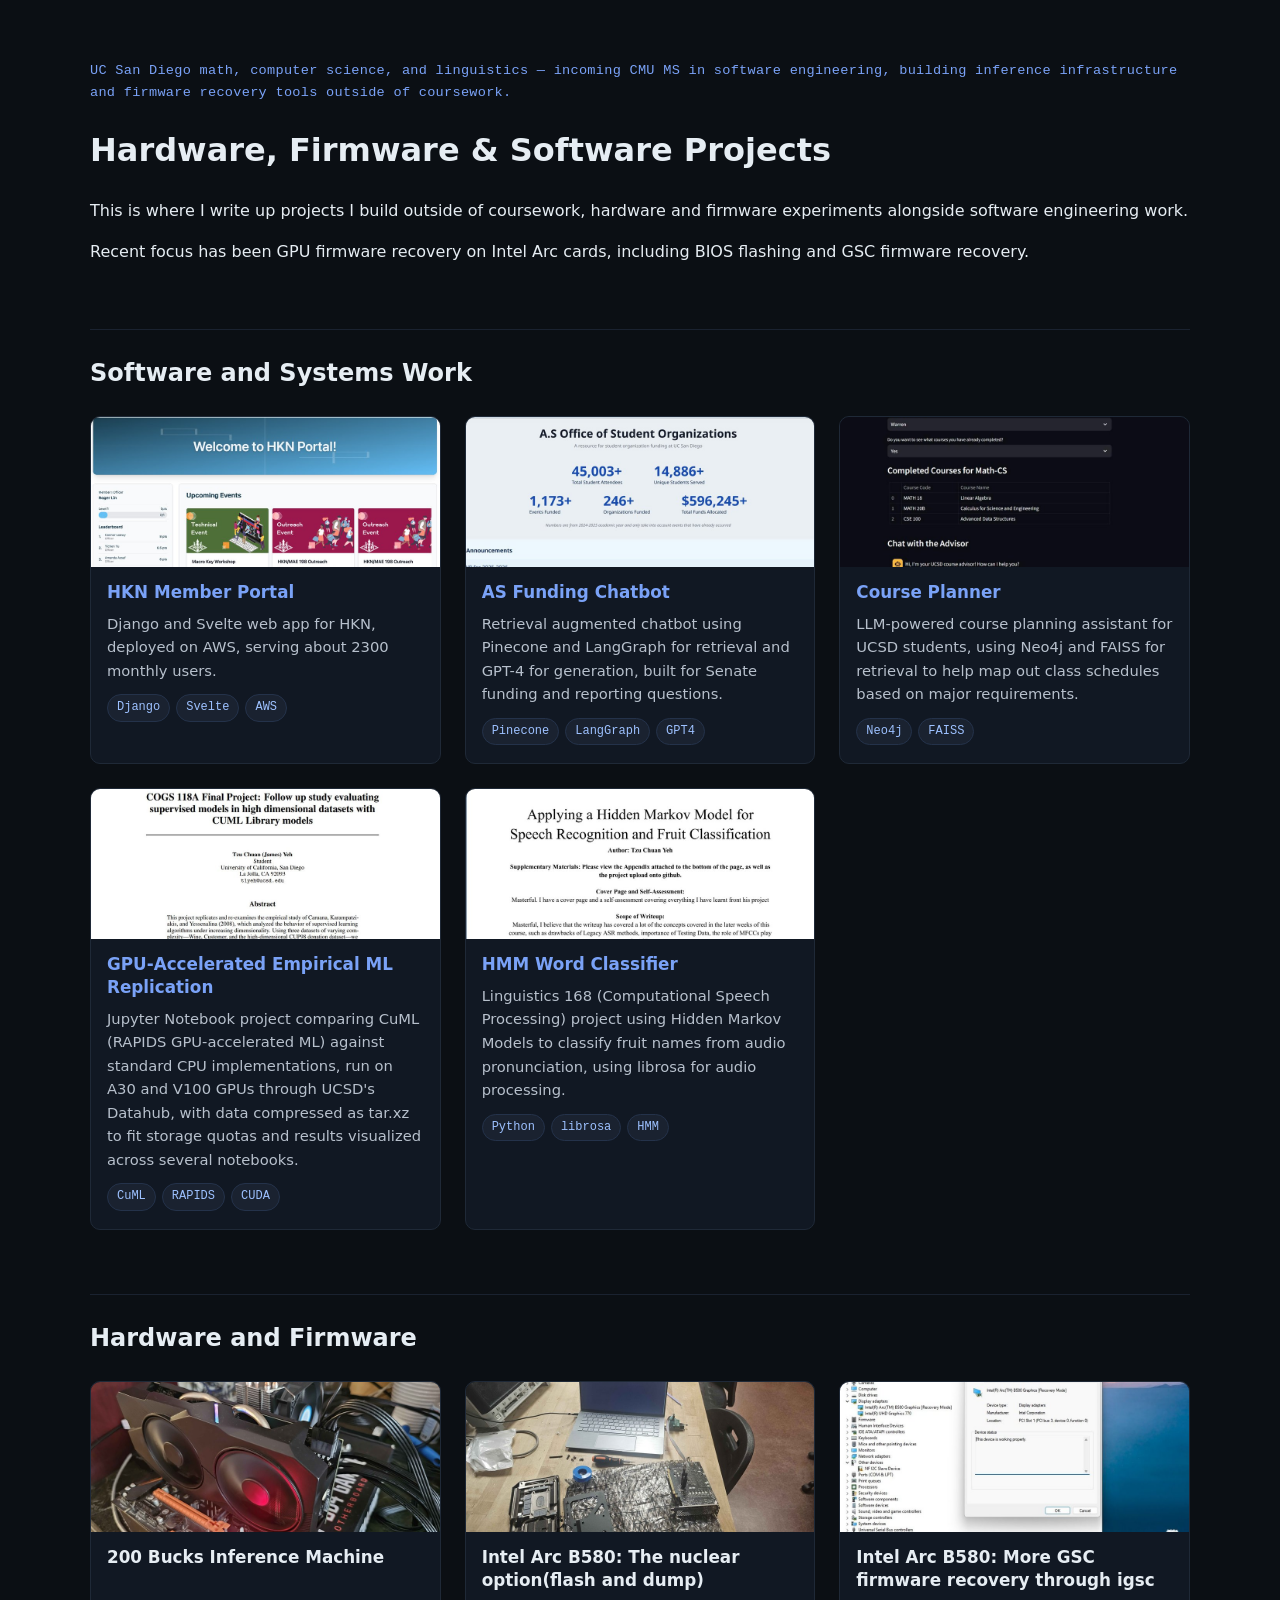
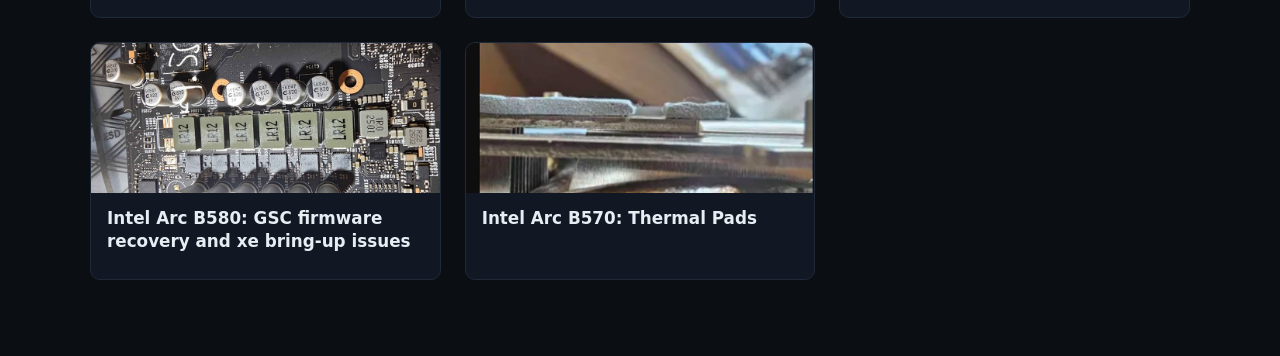
<file: index.html>
<!doctype html>
<html>
<head>
  <meta charset="utf-8">
  <meta name="viewport" content="width=device-width, initial-scale=1">
  <title>Home</title>
  <link rel="stylesheet" href="assets/style.css">
</head>

<body>
  <div class="container home">

    <p class="kicker">UC San Diego math, computer science, and linguistics — incoming CMU MS in software engineering, building inference infrastructure and firmware recovery tools outside of coursework.</p>

    <h1>Hardware, Firmware &amp; Software Projects</h1>
    <p>This is where I write up projects I build outside of coursework, hardware and firmware experiments alongside software engineering work.</p>
    <p>Recent focus has been GPU firmware recovery on Intel Arc cards, including BIOS flashing and GSC firmware recovery.</p>

    <h2>Software and Systems Work</h2>

    <div class="card-grid">
      <div class="card">
        <img src="assets/cards/hkn-portal.jpg" alt="HKN Member Portal screenshot">
        <div class="card-body">
          <h3><a href="https://github.com/HKN-UCSD/hkn-portal">HKN Member Portal</a></h3>
          <p>Django and Svelte web app for HKN, deployed on AWS, serving about 2300 monthly users.</p>
          <div class="tags">
            <span class="tag">Django</span>
            <span class="tag">Svelte</span>
            <span class="tag">AWS</span>
          </div>
        </div>
      </div>

      <div class="card">
        <img src="assets/cards/asfunding-chatbot.jpg" alt="AS Office of Student Organizations funding site">
        <div class="card-body">
          <h3><a href="https://github.com/jyeh2/Funding-Guide-ChatBot">AS Funding Chatbot</a></h3>
          <p>Retrieval augmented chatbot using Pinecone and LangGraph for retrieval and GPT-4 for generation, built for Senate funding and reporting questions.</p>
          <div class="tags">
            <span class="tag">Pinecone</span>
            <span class="tag">LangGraph</span>
            <span class="tag">GPT4</span>
          </div>
        </div>
      </div>

      <div class="card">
        <img src="assets/cards/course-planner.jpg" alt="Course Planner chat and completed-courses UI">
        <div class="card-body">
          <h3><a href="https://github.com/jyeh2/UCSD_Course_Advisor_LLM">Course Planner</a></h3>
          <p>LLM-powered course planning assistant for UCSD students, using Neo4j and FAISS for retrieval to help map out class schedules based on major requirements.</p>
          <div class="tags">
            <span class="tag">Neo4j</span>
            <span class="tag">FAISS</span>
          </div>
        </div>
      </div>

      <div class="card">
        <img src="assets/cards/gpu-ml-replication.jpg" alt="COGS 118A final project paper title page">
        <div class="card-body">
          <h3><a href="https://github.com/jyeh2/gpu-accelerated-empirical-ml-replication">GPU-Accelerated Empirical ML Replication</a></h3>
          <p>Jupyter Notebook project comparing CuML (RAPIDS GPU-accelerated ML) against standard CPU implementations, run on A30 and V100 GPUs through UCSD's Datahub, with data compressed as tar.xz to fit storage quotas and results visualized across several notebooks.</p>
          <div class="tags">
            <span class="tag">CuML</span>
            <span class="tag">RAPIDS</span>
            <span class="tag">CUDA</span>
          </div>
        </div>
      </div>

      <div class="card">
        <img src="assets/cards/hmm-word-classifier.jpg" alt="HMM speech recognition and fruit classification paper title page">
        <div class="card-body">
          <h3><a href="https://github.com/jyeh2/HMM-Word-Classifier">HMM Word Classifier</a></h3>
          <p>Linguistics 168 (Computational Speech Processing) project using Hidden Markov Models to classify fruit names from audio pronunciation, using librosa for audio processing.</p>
          <div class="tags">
            <span class="tag">Python</span>
            <span class="tag">librosa</span>
            <span class="tag">HMM</span>
          </div>
        </div>
      </div>
    </div>

    <h2>Hardware and Firmware</h2>

    <div class="card-grid">
      <a class="card post-card" href="posts/2026-08-200-bucks-inference-machine.html">
        <img src="assets/cards/200-bucks-inference-machine.jpg" alt="Two CMP 40HX mining GPUs mounted on the Huananzhi X99 BD4 motherboard">
        <div class="card-body">
          <h3>200 Bucks Inference Machine</h3>
        </div>
      </a>

      <a class="card post-card" href="posts/2026-06-arc-b580-bios-flashing.html">
        <img src="assets/cards/arc-b580-bios-flashing.jpg" alt="Flashrom terminal session next to a disassembled Arc B580">
        <div class="card-body">
          <h3>Intel Arc B580: The nuclear option(flash and dump)</h3>
        </div>
      </a>

      <a class="card post-card" href="posts/2026-06-arc-b580-opromdata-recovery.html">
        <img src="assets/cards/arc-b580-opromdata-recovery.jpg" alt="Device Manager showing Arc B580 in recovery mode">
        <div class="card-body">
          <h3>Intel Arc B580: More GSC firmware recovery through igsc</h3>
        </div>
      </a>

      <a class="card post-card" href="posts/2026-05-arc-b580-gsc-recovery.html">
        <img src="assets/cards/arc-b580-gsc-recovery.jpg" alt="Close-up of Arc B580 board components">
        <div class="card-body">
          <h3>Intel Arc B580: GSC firmware recovery and xe bring-up issues</h3>
        </div>
      </a>

      <a class="card post-card" href="posts/2026-03-arc-b570-thermalpads.html">
        <img src="assets/cards/arc-b570-thermalpads.jpg" alt="Thermal pad close-up on Arc B570 heatsink">
        <div class="card-body">
          <h3>Intel Arc B570: Thermal Pads</h3>
        </div>
      </a>
    </div>

  </div>
</body>
</html>
</file>
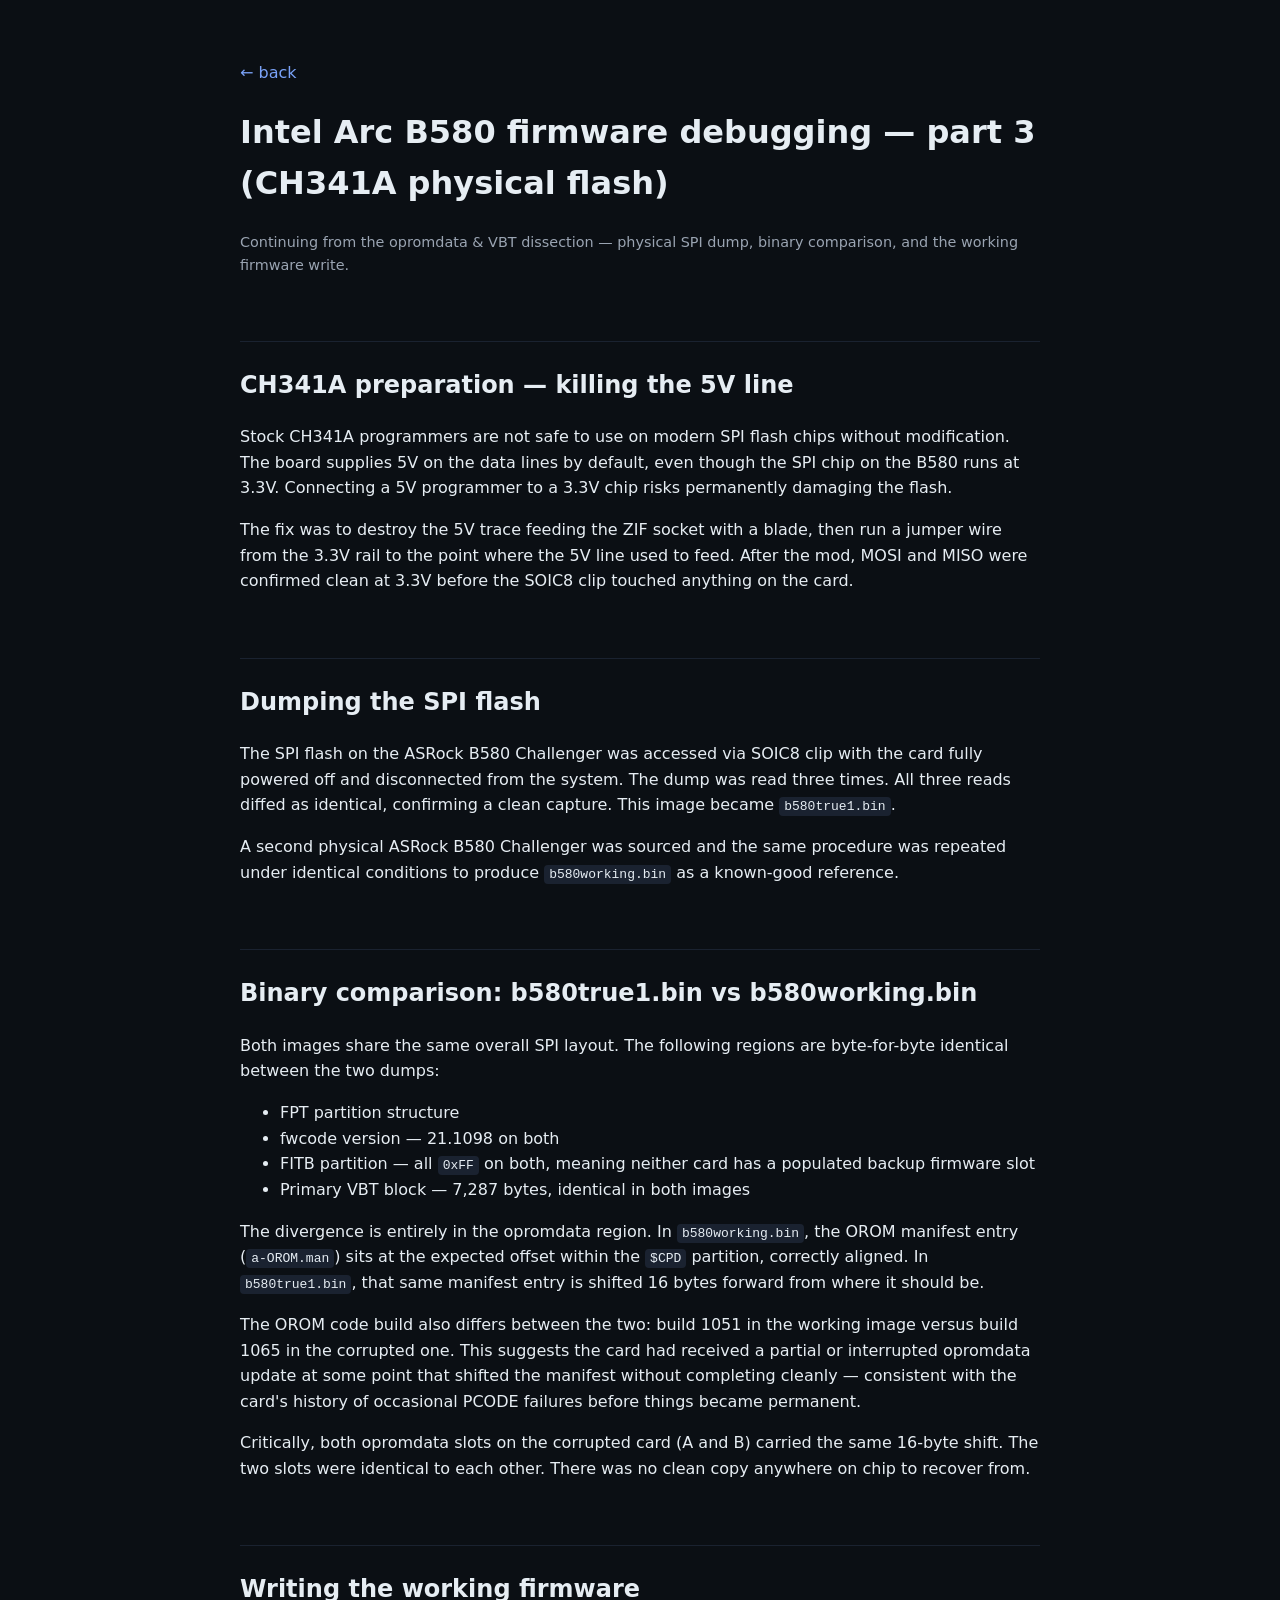
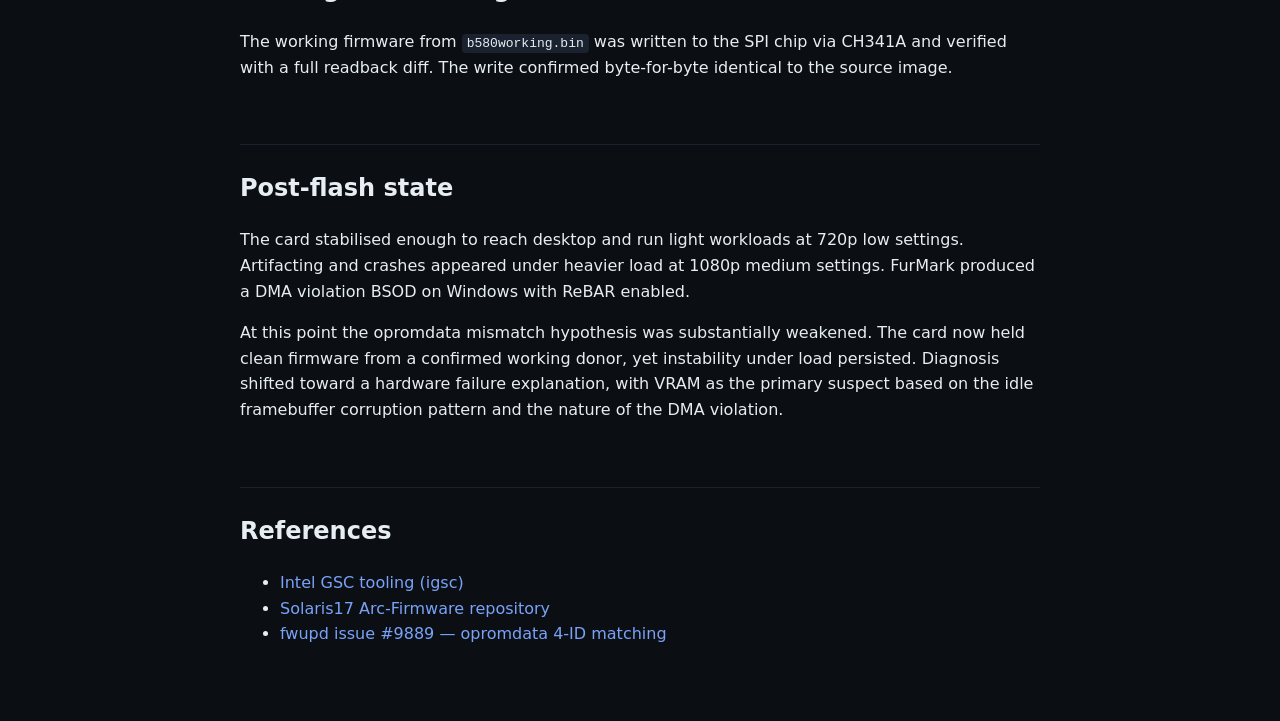
<file: posts/2026-05-arc-b580-bios-flashing.html>
<!doctype html>
<html>
<head>
  <meta charset="utf-8">
  <title>Intel Arc B580 firmware debugging — part 3 (CH341A physical flash)</title>
  <link rel="stylesheet" href="../assets/style.css">
</head>

<body>
  <div class="container">

    <a href="../index.html">← back</a>

    <h1>Intel Arc B580 firmware debugging — part 3 (CH341A physical flash)</h1>

    <p class="meta">
      Continuing from the opromdata &amp; VBT dissection — physical SPI dump, binary comparison, and the working firmware write.
    </p>

    <h2>CH341A preparation — killing the 5V line</h2>

    <p>
      Stock CH341A programmers are not safe to use on modern SPI flash chips without modification.
      The board supplies 5V on the data lines by default, even though the SPI chip on the B580 runs at 3.3V.
      Connecting a 5V programmer to a 3.3V chip risks permanently damaging the flash.
    </p>

    <p>
      The fix was to destroy the 5V trace feeding the ZIF socket with a blade, then run a jumper wire
      from the 3.3V rail to the point where the 5V line used to feed. After the mod, MOSI and MISO
      were confirmed clean at 3.3V before the SOIC8 clip touched anything on the card.
    </p>

    <h2>Dumping the SPI flash</h2>

    <p>
      The SPI flash on the ASRock B580 Challenger was accessed via SOIC8 clip with the card fully
      powered off and disconnected from the system. The dump was read three times. All three reads
      diffed as identical, confirming a clean capture. This image became <code>b580true1.bin</code>.
    </p>

    <p>
      A second physical ASRock B580 Challenger was sourced and the same procedure was repeated under
      identical conditions to produce <code>b580working.bin</code> as a known-good reference.
    </p>

    <h2>Binary comparison: b580true1.bin vs b580working.bin</h2>

    <p>
      Both images share the same overall SPI layout. The following regions are byte-for-byte identical
      between the two dumps:
    </p>

    <ul>
      <li>FPT partition structure</li>
      <li>fwcode version — 21.1098 on both</li>
      <li>FITB partition — all <code>0xFF</code> on both, meaning neither card has a populated backup firmware slot</li>
      <li>Primary VBT block — 7,287 bytes, identical in both images</li>
    </ul>

    <p>
      The divergence is entirely in the opromdata region. In <code>b580working.bin</code>, the OROM manifest
      entry (<code>a-OROM.man</code>) sits at the expected offset within the <code>$CPD</code> partition,
      correctly aligned. In <code>b580true1.bin</code>, that same manifest entry is shifted 16 bytes forward
      from where it should be.
    </p>

    <p>
      The OROM code build also differs between the two: build 1051 in the working image versus build 1065
      in the corrupted one. This suggests the card had received a partial or interrupted opromdata update
      at some point that shifted the manifest without completing cleanly — consistent with the card's history
      of occasional PCODE failures before things became permanent.
    </p>

    <p>
      Critically, both opromdata slots on the corrupted card (A and B) carried the same 16-byte shift.
      The two slots were identical to each other. There was no clean copy anywhere on chip to recover from.
    </p>

    <h2>Writing the working firmware</h2>

    <p>
      The working firmware from <code>b580working.bin</code> was written to the SPI chip via CH341A
      and verified with a full readback diff. The write confirmed byte-for-byte identical to the source image.
    </p>

    <h2>Post-flash state</h2>

    <p>
      The card stabilised enough to reach desktop and run light workloads at 720p low settings.
      Artifacting and crashes appeared under heavier load at 1080p medium settings. FurMark produced
      a DMA violation BSOD on Windows with ReBAR enabled.
    </p>

    <p>
      At this point the opromdata mismatch hypothesis was substantially weakened. The card now held
      clean firmware from a confirmed working donor, yet instability under load persisted. Diagnosis
      shifted toward a hardware failure explanation, with VRAM as the primary suspect based on the
      idle framebuffer corruption pattern and the nature of the DMA violation.
    </p>

    <h2>References</h2>

    <ul>
      <li><a href="https://github.com/intel/igsc">Intel GSC tooling (igsc)</a></li>
      <li><a href="https://github.com/Solaris17/Arc-Firmware">Solaris17 Arc-Firmware repository</a></li>
      <li><a href="https://github.com/fwupd/fwupd/issues/9889">fwupd issue #9889 — opromdata 4-ID matching</a></li>
    </ul>

  </div>
</body>
</html>
</file>
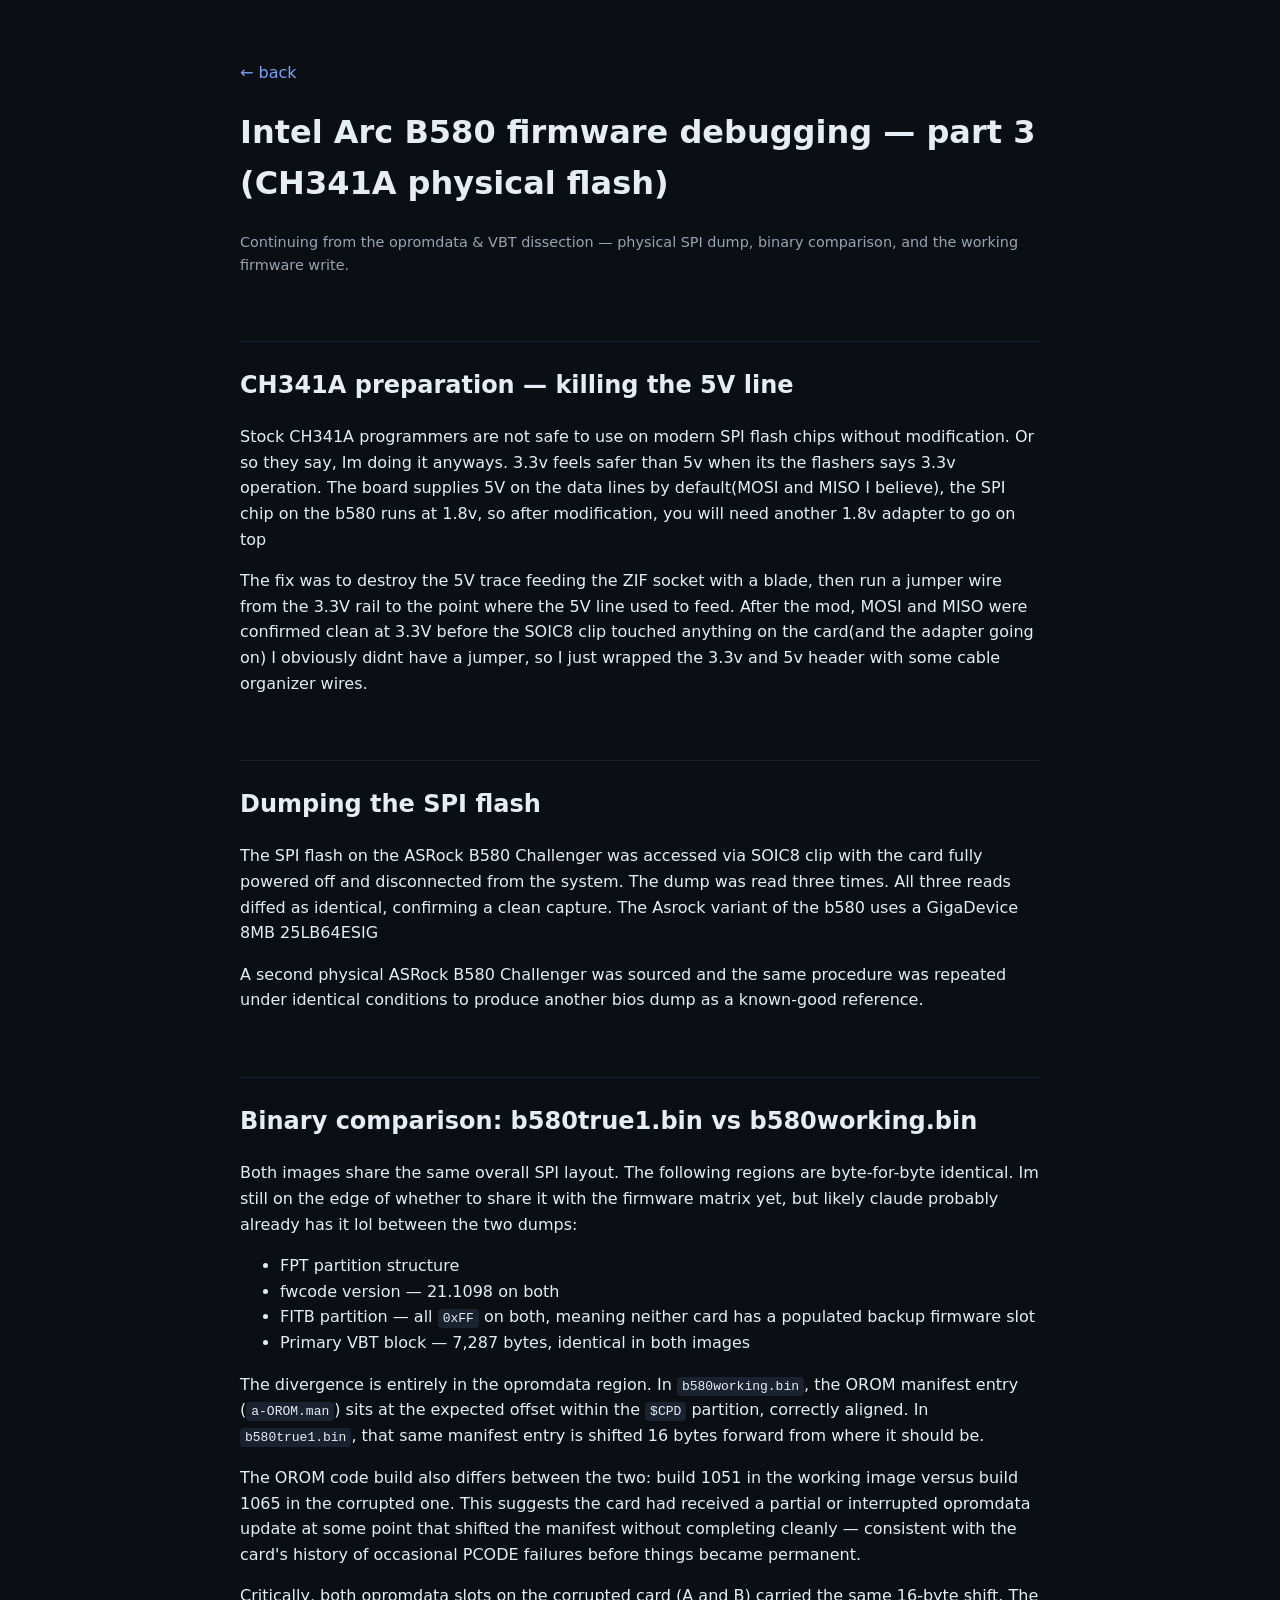
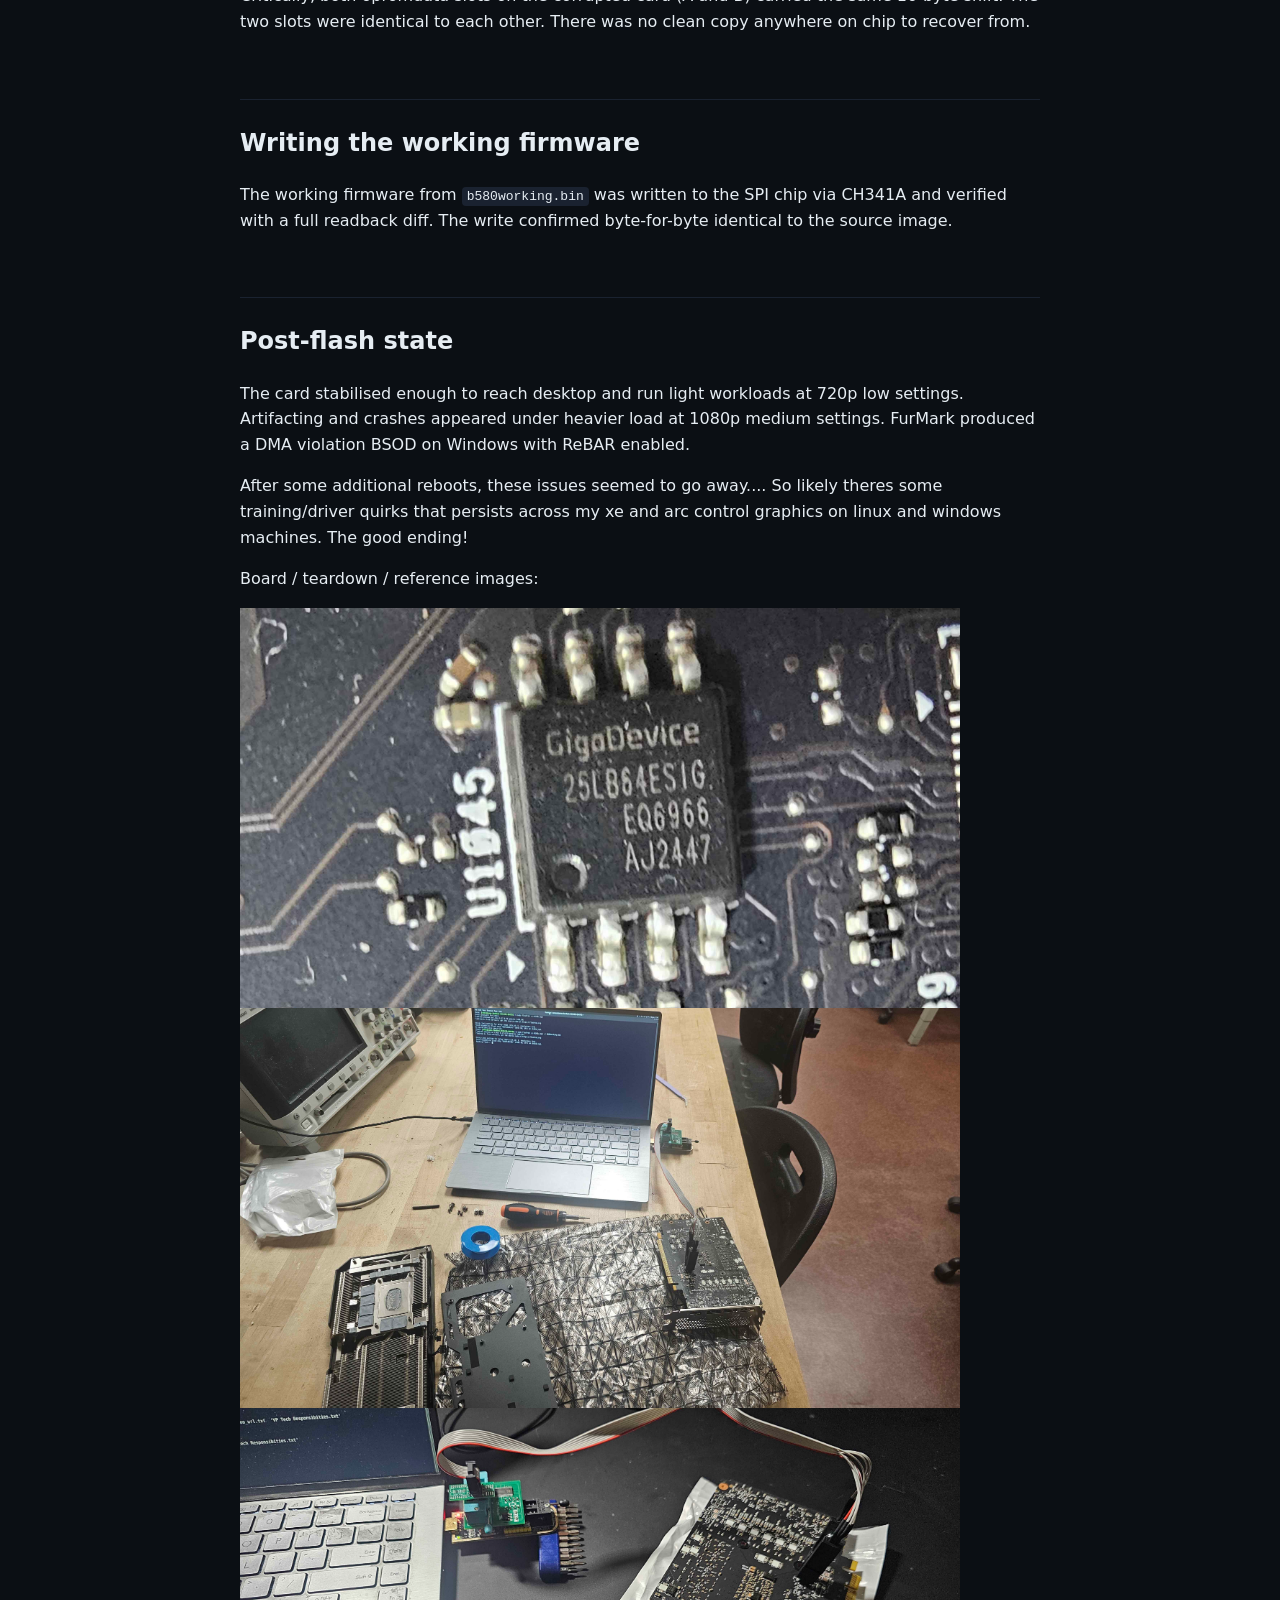
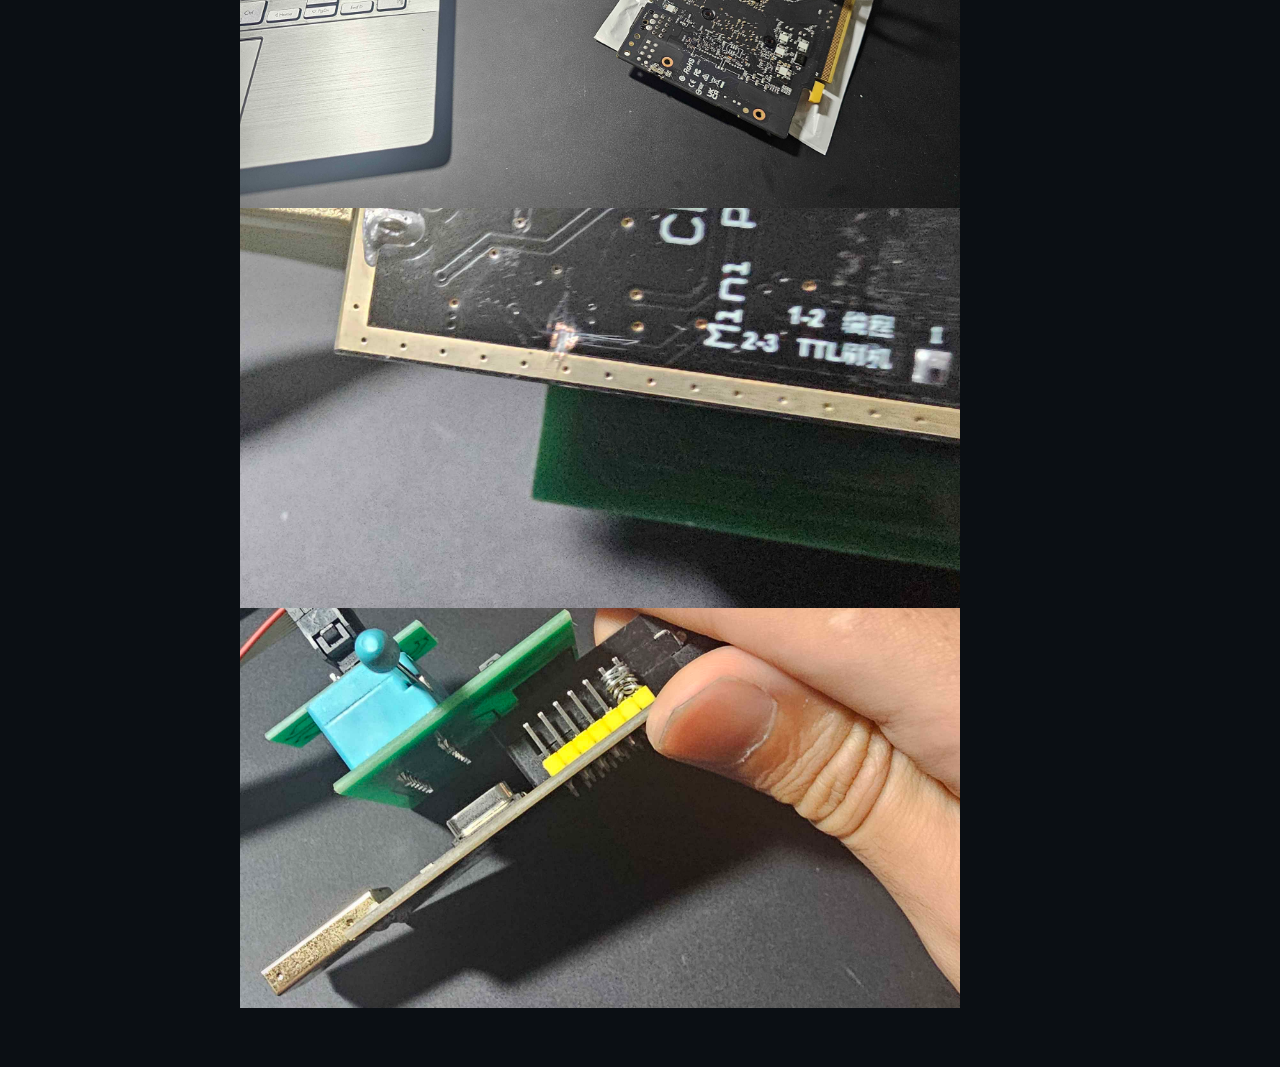
<file: posts/2026-06-arc-b580-bios-flashing.html>
<!doctype html>
<html>
<head>
  <meta charset="utf-8">
  <title>Intel Arc B580 firmware debugging — part 3 (CH341A physical flash)</title>
  <link rel="stylesheet" href="../assets/style.css">
</head>

<body>
  <div class="container">

    <a href="../index.html">← back</a>

    <h1>Intel Arc B580 firmware debugging — part 3 (CH341A physical flash)</h1>

    <p class="meta">
      Continuing from the opromdata &amp; VBT dissection — physical SPI dump, binary comparison, and the working firmware write.
    </p>

    <h2>CH341A preparation — killing the 5V line</h2>

    <p>
      Stock CH341A programmers are not safe to use on modern SPI flash chips without modification. Or so they say, Im doing it anyways. 3.3v feels safer than 5v when its the flashers says 3.3v operation.
      The board supplies 5V on the data lines by default(MOSI and MISO I believe), the SPI chip on the b580 runs at 1.8v, so after modification, you will need another 1.8v adapter to go on top
    </p>

    <p>
      The fix was to destroy the 5V trace feeding the ZIF socket with a blade, then run a jumper wire
      from the 3.3V rail to the point where the 5V line used to feed. After the mod, MOSI and MISO
      were confirmed clean at 3.3V before the SOIC8 clip touched anything on the card(and the adapter going on)
      I obviously didnt have a jumper, so I just wrapped the 3.3v and 5v header with some cable organizer wires. 
    </p>

    <h2>Dumping the SPI flash</h2>

    <p>
      The SPI flash on the ASRock B580 Challenger was accessed via SOIC8 clip with the card fully
      powered off and disconnected from the system. The dump was read three times. All three reads
      diffed as identical, confirming a clean capture. The Asrock variant of the b580 uses a GigaDevice 8MB 25LB64ESIG
    </p>

    <p>
      A second physical ASRock B580 Challenger was sourced and the same procedure was repeated under
      identical conditions to produce another bios dump as a known-good reference.
    </p>

    <h2>Binary comparison: b580true1.bin vs b580working.bin</h2>

    <p>
      Both images share the same overall SPI layout. The following regions are byte-for-byte identical. Im still on the edge of whether to share it with the firmware matrix yet, but likely claude probably already has it lol
      between the two dumps:
    </p>

    <ul>
      <li>FPT partition structure</li>
      <li>fwcode version — 21.1098 on both</li>
      <li>FITB partition — all <code>0xFF</code> on both, meaning neither card has a populated backup firmware slot</li>
      <li>Primary VBT block — 7,287 bytes, identical in both images</li>
    </ul>

    <p>
      The divergence is entirely in the opromdata region. In <code>b580working.bin</code>, the OROM manifest
      entry (<code>a-OROM.man</code>) sits at the expected offset within the <code>$CPD</code> partition,
      correctly aligned. In <code>b580true1.bin</code>, that same manifest entry is shifted 16 bytes forward
      from where it should be.
    </p>

    <p>
      The OROM code build also differs between the two: build 1051 in the working image versus build 1065
      in the corrupted one. This suggests the card had received a partial or interrupted opromdata update
      at some point that shifted the manifest without completing cleanly — consistent with the card's history
      of occasional PCODE failures before things became permanent.
    </p>

    <p>
      Critically, both opromdata slots on the corrupted card (A and B) carried the same 16-byte shift.
      The two slots were identical to each other. There was no clean copy anywhere on chip to recover from.
    </p>

    <h2>Writing the working firmware</h2>

    <p>
      The working firmware from <code>b580working.bin</code> was written to the SPI chip via CH341A
      and verified with a full readback diff. The write confirmed byte-for-byte identical to the source image.
    </p>

    <h2>Post-flash state</h2>

    <p>
      The card stabilised enough to reach desktop and run light workloads at 720p low settings.
      Artifacting and crashes appeared under heavier load at 1080p medium settings. FurMark produced
      a DMA violation BSOD on Windows with ReBAR enabled.
    </p>

    <p>
      After some additional reboots, these issues seemed to go away.... So likely theres some training/driver quirks that persists across my xe and arc control graphics on linux and windows machines. 
      The good ending! 
    </p>

<p>Board / teardown / reference images:</p>

<a href="#img1"><img src="../assets/b580troubleshoot/20260602_163144.jpg" alt="B580 image 1"></a>
<a class="lightbox" id="img1" href="#"><img src="../assets/b580troubleshoot/20260602_163144.jpg" alt="B580 image 1"></a>

<a href="#img2"><img src="../assets/b580troubleshoot/20260610_174722.jpg" alt="B580 image 2"></a>
<a class="lightbox" id="img2" href="#"><img src="../assets/b580troubleshoot/20260610_174722.jpg" alt="B580 image 2"></a>

<a href="#img3"><img src="../assets/b580troubleshoot/20260606_234319.jpg" alt="B580 image 3"></a>
<a class="lightbox" id="img3" href="#"><img src="../assets/b580troubleshoot/20260606_234319.jpg" alt="B580 image 3"></a>

<a href="#img4"><img src="../assets/b580troubleshoot/1f9db904-bf82-4d66-bdb1-7cf80b122bf1.jpg" alt="B580 image 4"></a>
<a class="lightbox" id="img4" href="#"><img src="../assets/b580troubleshoot/1f9db904-bf82-4d66-bdb1-7cf80b122bf1.jpg" alt="B580 image 4"></a>

<a href="#img5"><img src="../assets/b580troubleshoot/0151874a-12da-442f-a328-4bf03c597af2.jpg" alt="B580 image 5"></a>
<a class="lightbox" id="img5" href="#"><img src="../assets/b580troubleshoot/0151874a-12da-442f-a328-4bf03c597af2.jpg" alt="B580 image 5"></a>


  </div>
</body>
</html>
</file>
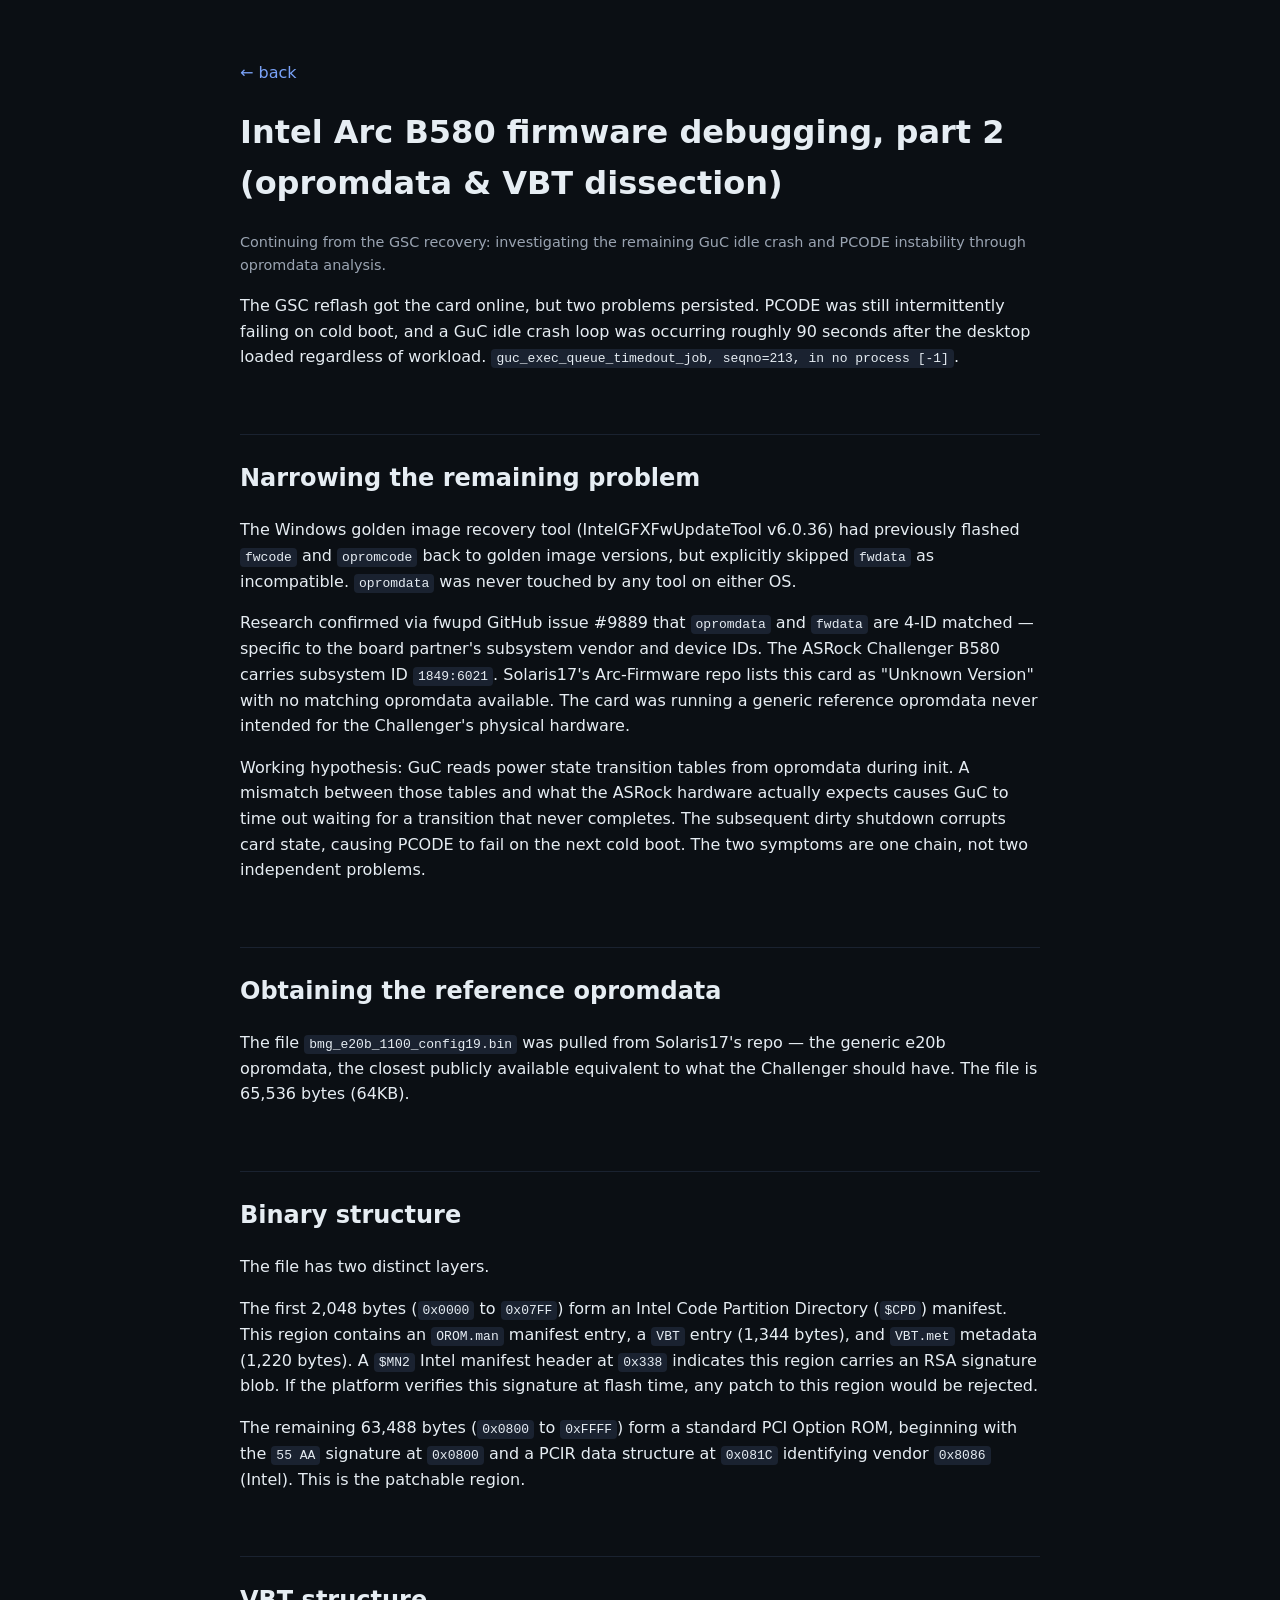
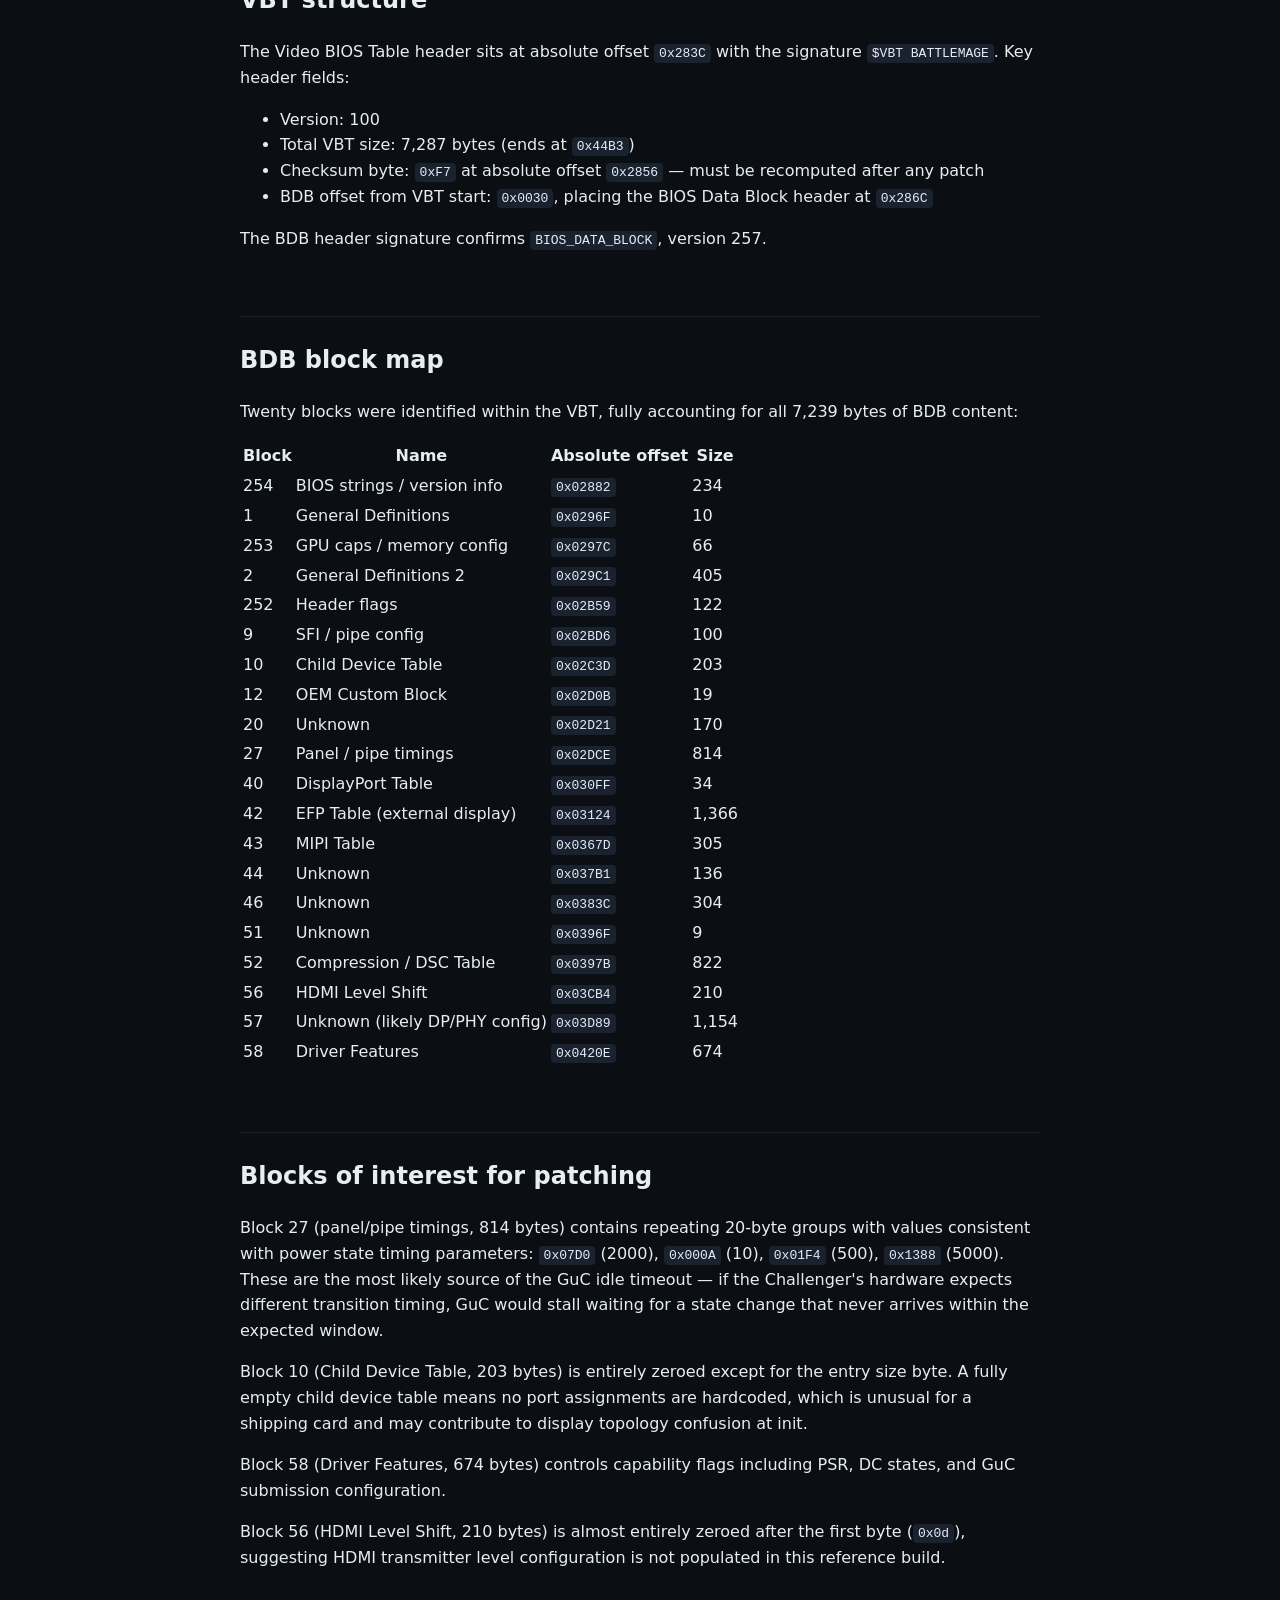
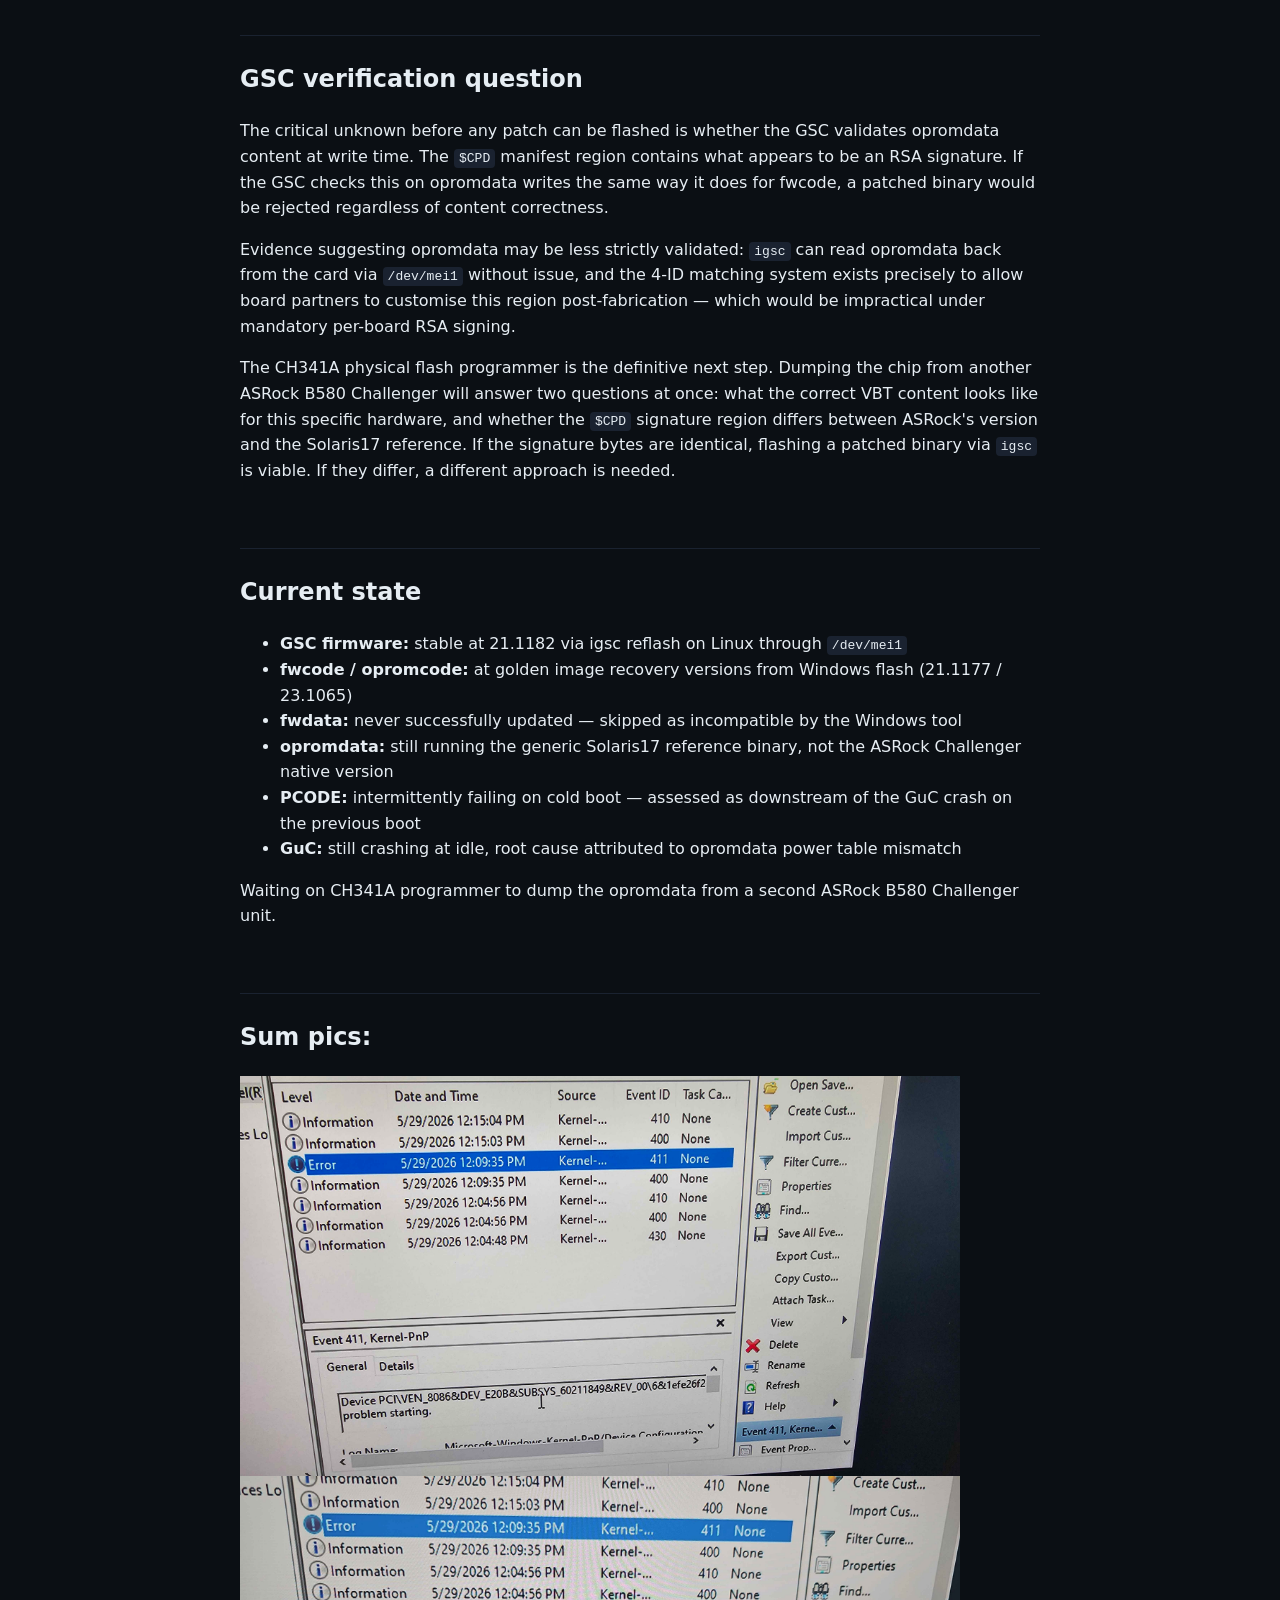
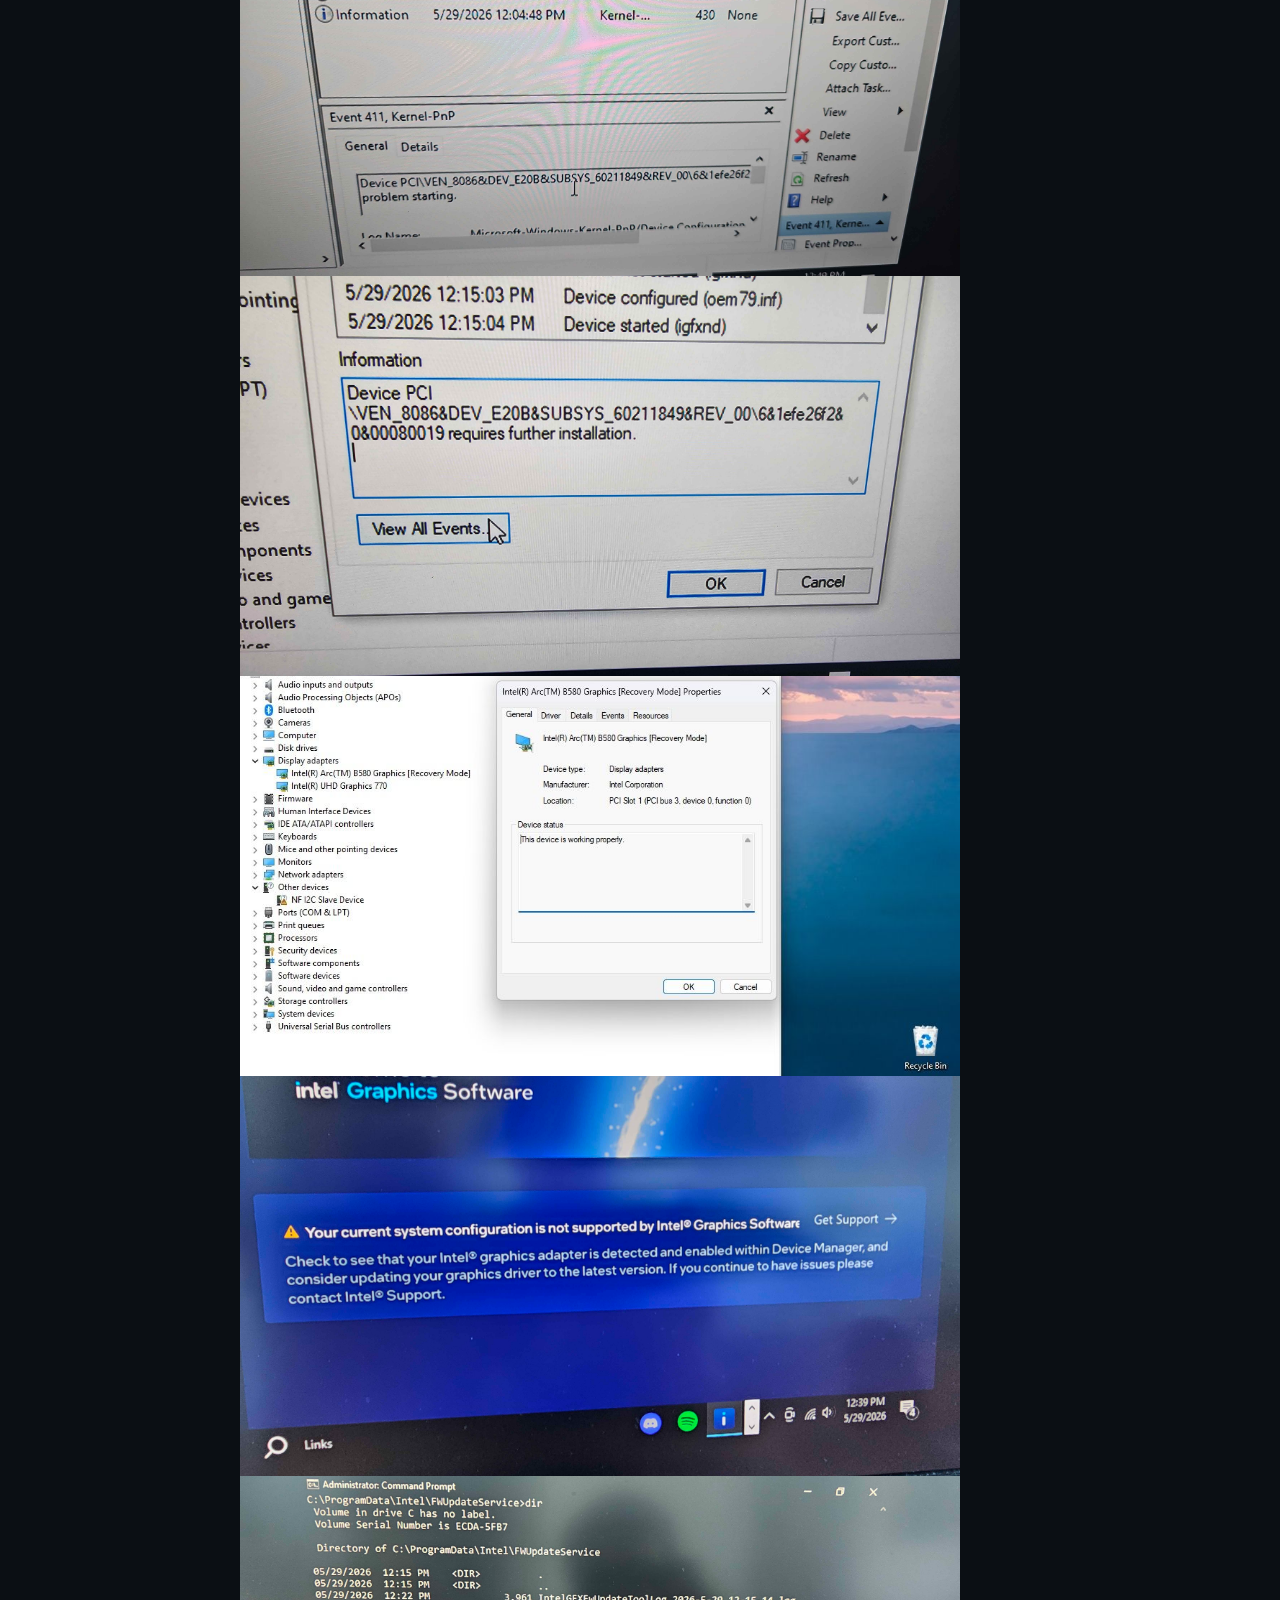
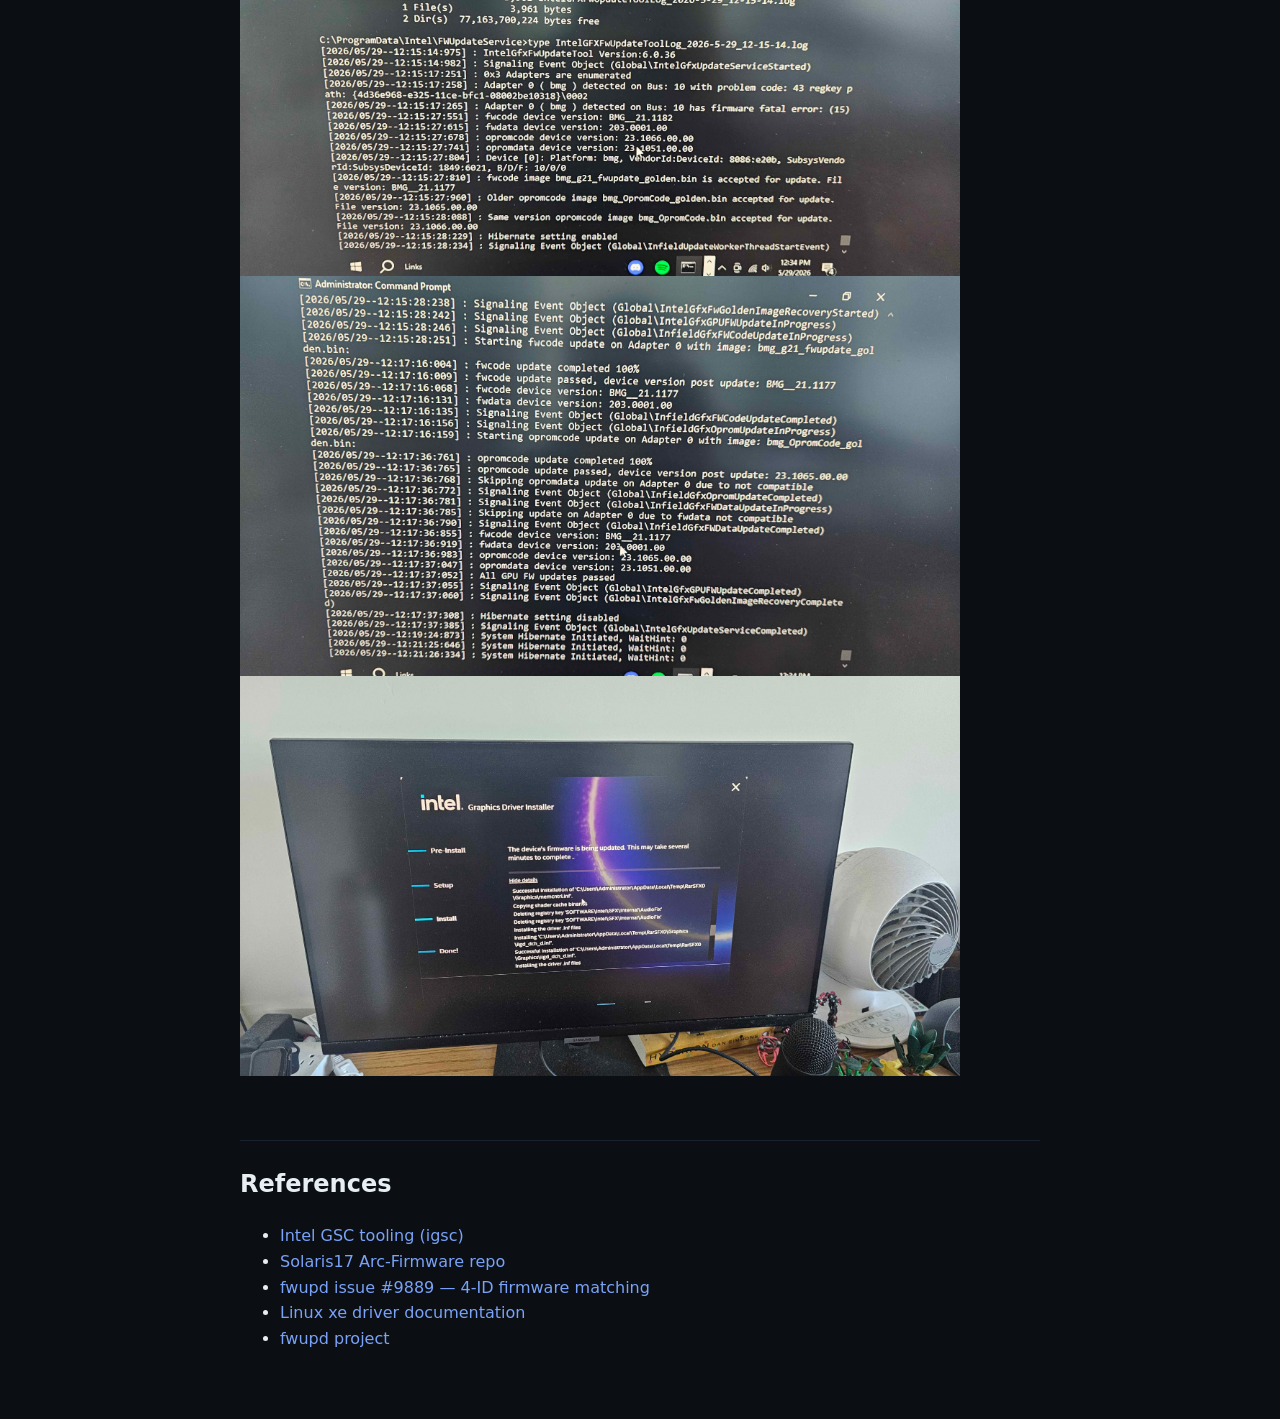
<file: posts/2026-06-arc-b580-opromdata-recovery.html>
<!doctype html>
<html>
<head>
  <meta charset="utf-8">
  <title>Intel Arc B580 firmware debugging — part 2 (opromdata &amp; VBT dissection)</title>
  <link rel="stylesheet" href="../assets/style.css">
</head>

<body>
  <div class="container">

    <a href="../index.html">← back</a>

    <h1>Intel Arc B580 firmware debugging, part 2 (opromdata &amp; VBT dissection)</h1>

    <p class="meta">
      Continuing from the GSC recovery: investigating the remaining GuC idle crash and PCODE instability through opromdata analysis.
    </p>

    <p>
      The GSC reflash got the card online, but two problems persisted. PCODE was still intermittently
      failing on cold boot, and a GuC idle crash loop was occurring roughly 90 seconds after the desktop
      loaded regardless of workload. <code>guc_exec_queue_timedout_job, seqno=213, in no process [-1]</code>.
    </p>

    <h2>Narrowing the remaining problem</h2>

    <p>
      The Windows golden image recovery tool (IntelGFXFwUpdateTool v6.0.36) had previously flashed
      <code>fwcode</code> and <code>opromcode</code> back to golden image versions, but explicitly skipped
      <code>fwdata</code> as incompatible. <code>opromdata</code> was never touched by any tool on either OS.
    </p>

    <p>
      Research confirmed via fwupd GitHub issue #9889 that <code>opromdata</code> and <code>fwdata</code>
      are 4-ID matched — specific to the board partner's subsystem vendor and device IDs. The ASRock
      Challenger B580 carries subsystem ID <code>1849:6021</code>. Solaris17's Arc-Firmware repo lists
      this card as "Unknown Version" with no matching opromdata available. The card was running a generic
      reference opromdata never intended for the Challenger's physical hardware.
    </p>

    <p>
      Working hypothesis: GuC reads power state transition tables from opromdata during init. A mismatch
      between those tables and what the ASRock hardware actually expects causes GuC to time out waiting
      for a transition that never completes. The subsequent dirty shutdown corrupts card state, causing
      PCODE to fail on the next cold boot. The two symptoms are one chain, not two independent problems.
    </p>

    <h2>Obtaining the reference opromdata</h2>

    <p>
      The file <code>bmg_e20b_1100_config19.bin</code> was pulled from Solaris17's repo — the generic
      e20b opromdata, the closest publicly available equivalent to what the Challenger should have.
      The file is 65,536 bytes (64KB).
    </p>

    <h2>Binary structure</h2>

    <p>
      The file has two distinct layers.
    </p>

    <p>
      The first 2,048 bytes (<code>0x0000</code> to <code>0x07FF</code>) form an Intel Code Partition
      Directory (<code>$CPD</code>) manifest. This region contains an <code>OROM.man</code> manifest entry,
      a <code>VBT</code> entry (1,344 bytes), and <code>VBT.met</code> metadata (1,220 bytes). A
      <code>$MN2</code> Intel manifest header at <code>0x338</code> indicates this region carries an RSA
      signature blob. If the platform verifies this signature at flash time, any patch to this region
      would be rejected.
    </p>

    <p>
      The remaining 63,488 bytes (<code>0x0800</code> to <code>0xFFFF</code>) form a standard PCI Option
      ROM, beginning with the <code>55 AA</code> signature at <code>0x0800</code> and a PCIR data structure
      at <code>0x081C</code> identifying vendor <code>0x8086</code> (Intel). This is the patchable region.
    </p>

    <h2>VBT structure</h2>

    <p>
      The Video BIOS Table header sits at absolute offset <code>0x283C</code> with the signature
      <code>$VBT BATTLEMAGE</code>. Key header fields:
    </p>

    <ul>
      <li>Version: 100</li>
      <li>Total VBT size: 7,287 bytes (ends at <code>0x44B3</code>)</li>
      <li>Checksum byte: <code>0xF7</code> at absolute offset <code>0x2856</code> — must be recomputed after any patch</li>
      <li>BDB offset from VBT start: <code>0x0030</code>, placing the BIOS Data Block header at <code>0x286C</code></li>
    </ul>

    <p>
      The BDB header signature confirms <code>BIOS_DATA_BLOCK</code>, version 257.
    </p>

    <h2>BDB block map</h2>

    <p>
      Twenty blocks were identified within the VBT, fully accounting for all 7,239 bytes of BDB content:
    </p>

    <table>
      <thead>
        <tr>
          <th>Block</th>
          <th>Name</th>
          <th>Absolute offset</th>
          <th>Size</th>
        </tr>
      </thead>
      <tbody>
        <tr><td>254</td><td>BIOS strings / version info</td><td><code>0x02882</code></td><td>234</td></tr>
        <tr><td>1</td><td>General Definitions</td><td><code>0x0296F</code></td><td>10</td></tr>
        <tr><td>253</td><td>GPU caps / memory config</td><td><code>0x0297C</code></td><td>66</td></tr>
        <tr><td>2</td><td>General Definitions 2</td><td><code>0x029C1</code></td><td>405</td></tr>
        <tr><td>252</td><td>Header flags</td><td><code>0x02B59</code></td><td>122</td></tr>
        <tr><td>9</td><td>SFI / pipe config</td><td><code>0x02BD6</code></td><td>100</td></tr>
        <tr><td>10</td><td>Child Device Table</td><td><code>0x02C3D</code></td><td>203</td></tr>
        <tr><td>12</td><td>OEM Custom Block</td><td><code>0x02D0B</code></td><td>19</td></tr>
        <tr><td>20</td><td>Unknown</td><td><code>0x02D21</code></td><td>170</td></tr>
        <tr><td>27</td><td>Panel / pipe timings</td><td><code>0x02DCE</code></td><td>814</td></tr>
        <tr><td>40</td><td>DisplayPort Table</td><td><code>0x030FF</code></td><td>34</td></tr>
        <tr><td>42</td><td>EFP Table (external display)</td><td><code>0x03124</code></td><td>1,366</td></tr>
        <tr><td>43</td><td>MIPI Table</td><td><code>0x0367D</code></td><td>305</td></tr>
        <tr><td>44</td><td>Unknown</td><td><code>0x037B1</code></td><td>136</td></tr>
        <tr><td>46</td><td>Unknown</td><td><code>0x0383C</code></td><td>304</td></tr>
        <tr><td>51</td><td>Unknown</td><td><code>0x0396F</code></td><td>9</td></tr>
        <tr><td>52</td><td>Compression / DSC Table</td><td><code>0x0397B</code></td><td>822</td></tr>
        <tr><td>56</td><td>HDMI Level Shift</td><td><code>0x03CB4</code></td><td>210</td></tr>
        <tr><td>57</td><td>Unknown (likely DP/PHY config)</td><td><code>0x03D89</code></td><td>1,154</td></tr>
        <tr><td>58</td><td>Driver Features</td><td><code>0x0420E</code></td><td>674</td></tr>
      </tbody>
    </table>

    <h2>Blocks of interest for patching</h2>

    <p>
      Block 27 (panel/pipe timings, 814 bytes) contains repeating 20-byte groups with values consistent
      with power state timing parameters: <code>0x07D0</code> (2000), <code>0x000A</code> (10),
      <code>0x01F4</code> (500), <code>0x1388</code> (5000). These are the most likely source of the GuC
      idle timeout — if the Challenger's hardware expects different transition timing, GuC would stall
      waiting for a state change that never arrives within the expected window.
    </p>

    <p>
      Block 10 (Child Device Table, 203 bytes) is entirely zeroed except for the entry size byte.
      A fully empty child device table means no port assignments are hardcoded, which is unusual for a
      shipping card and may contribute to display topology confusion at init.
    </p>

    <p>
      Block 58 (Driver Features, 674 bytes) controls capability flags including PSR, DC states, and
      GuC submission configuration.
    </p>

    <p>
      Block 56 (HDMI Level Shift, 210 bytes) is almost entirely zeroed after the first byte
      (<code>0x0d</code>), suggesting HDMI transmitter level configuration is not populated in this
      reference build.
    </p>

    <h2>GSC verification question</h2>

    <p>
      The critical unknown before any patch can be flashed is whether the GSC validates opromdata content
      at write time. The <code>$CPD</code> manifest region contains what appears to be an RSA signature.
      If the GSC checks this on opromdata writes the same way it does for fwcode, a patched binary would
      be rejected regardless of content correctness.
    </p>

    <p>
      Evidence suggesting opromdata may be less strictly validated: <code>igsc</code> can read opromdata
      back from the card via <code>/dev/mei1</code> without issue, and the 4-ID matching system exists
      precisely to allow board partners to customise this region post-fabrication — which would be
      impractical under mandatory per-board RSA signing.
    </p>

    <p>
      The CH341A physical flash programmer is the definitive next step. Dumping the chip from another
      ASRock B580 Challenger will answer two questions at once: what the correct VBT content looks like
      for this specific hardware, and whether the <code>$CPD</code> signature region differs between
      ASRock's version and the Solaris17 reference. If the signature bytes are identical, flashing a
      patched binary via <code>igsc</code> is viable. If they differ, a different approach is needed.
    </p>

    <h2>Current state</h2>

    <ul>
      <li><strong>GSC firmware:</strong> stable at 21.1182 via igsc reflash on Linux through <code>/dev/mei1</code></li>
      <li><strong>fwcode / opromcode:</strong> at golden image recovery versions from Windows flash (21.1177 / 23.1065)</li>
      <li><strong>fwdata:</strong> never successfully updated — skipped as incompatible by the Windows tool</li>
      <li><strong>opromdata:</strong> still running the generic Solaris17 reference binary, not the ASRock Challenger native version</li>
      <li><strong>PCODE:</strong> intermittently failing on cold boot — assessed as downstream of the GuC crash on the previous boot</li>
      <li><strong>GuC:</strong> still crashing at idle, root cause attributed to opromdata power table mismatch</li>
    </ul>

    <p>
      Waiting on CH341A programmer to dump the opromdata from a second ASRock B580 Challenger unit.
    </p>
    <h2>Sum pics:</h2>

      <a href="#img1"><img src="../assets/b580troubleshoot/20260529_125004.jpg" alt="B580 image 1"></a>
      <a class="lightbox" id="img1" href="#"><img src="../assets/b580troubleshoot/20260529_125004.jpg" alt="B580 image 1"></a>
      
      <a href="#img2"><img src="../assets/b580troubleshoot/image-1780084196786.jpg" alt="B580 image 2"></a>
      <a class="lightbox" id="img2" href="#"><img src="../assets/b580troubleshoot/image-1780084196786.jpg" alt="B580 image 2"></a>
      
      <a href="#img3"><img src="../assets/b580troubleshoot/20260529_124909.jpg" alt="B580 image 3"></a>
      <a class="lightbox" id="img3" href="#"><img src="../assets/b580troubleshoot/20260529_124909.jpg" alt="B580 image 3"></a>
      
      <a href="#img4"><img src="../assets/b580troubleshoot/6.jpg" alt="B580 image 4"></a>
      <a class="lightbox" id="img4" href="#"><img src="../assets/b580troubleshoot/6.jpg" alt="B580 image 4"></a>
      
      <a href="#img5"><img src="../assets/b580troubleshoot/20260529_123954.jpg" alt="B580 image 5"></a>
      <a class="lightbox" id="img5" href="#"><img src="../assets/b580troubleshoot/20260529_123954.jpg" alt="B580 image 5"></a>
      
      <a href="#img6"><img src="../assets/b580troubleshoot/20260529_123443.jpg" alt="B580 image 6"></a>
      <a class="lightbox" id="img6" href="#"><img src="../assets/b580troubleshoot/20260529_123443.jpg" alt="B580 image 6"></a>
      
      <a href="#img7"><img src="../assets/b580troubleshoot/20260529_123437.jpg" alt="B580 image 7"></a>
      <a class="lightbox" id="img7" href="#"><img src="../assets/b580troubleshoot/20260529_123437.jpg" alt="B580 image 7"></a>
      
      <a href="#img8"><img src="../assets/b580troubleshoot/20260529_121704.jpg" alt="B580 image 8"></a>
      <a class="lightbox" id="img8" href="#"><img src="../assets/b580troubleshoot/20260529_121704.jpg" alt="B580 image 8"></a>
    <h2>References</h2>

    <ul>
      <li><a href="https://github.com/intel/igsc">Intel GSC tooling (igsc)</a></li>
      <li><a href="https://github.com/Solaris17/Arc-Firmware">Solaris17 Arc-Firmware repo</a></li>
      <li><a href="https://github.com/fwupd/fwupd/issues/9889">fwupd issue #9889 — 4-ID firmware matching</a></li>
      <li><a href="https://docs.kernel.org/gpu/xe/">Linux xe driver documentation</a></li>
      <li><a href="https://fwupd.org/">fwupd project</a></li>
    </ul>

  </div>
</body>
</html>
</file>
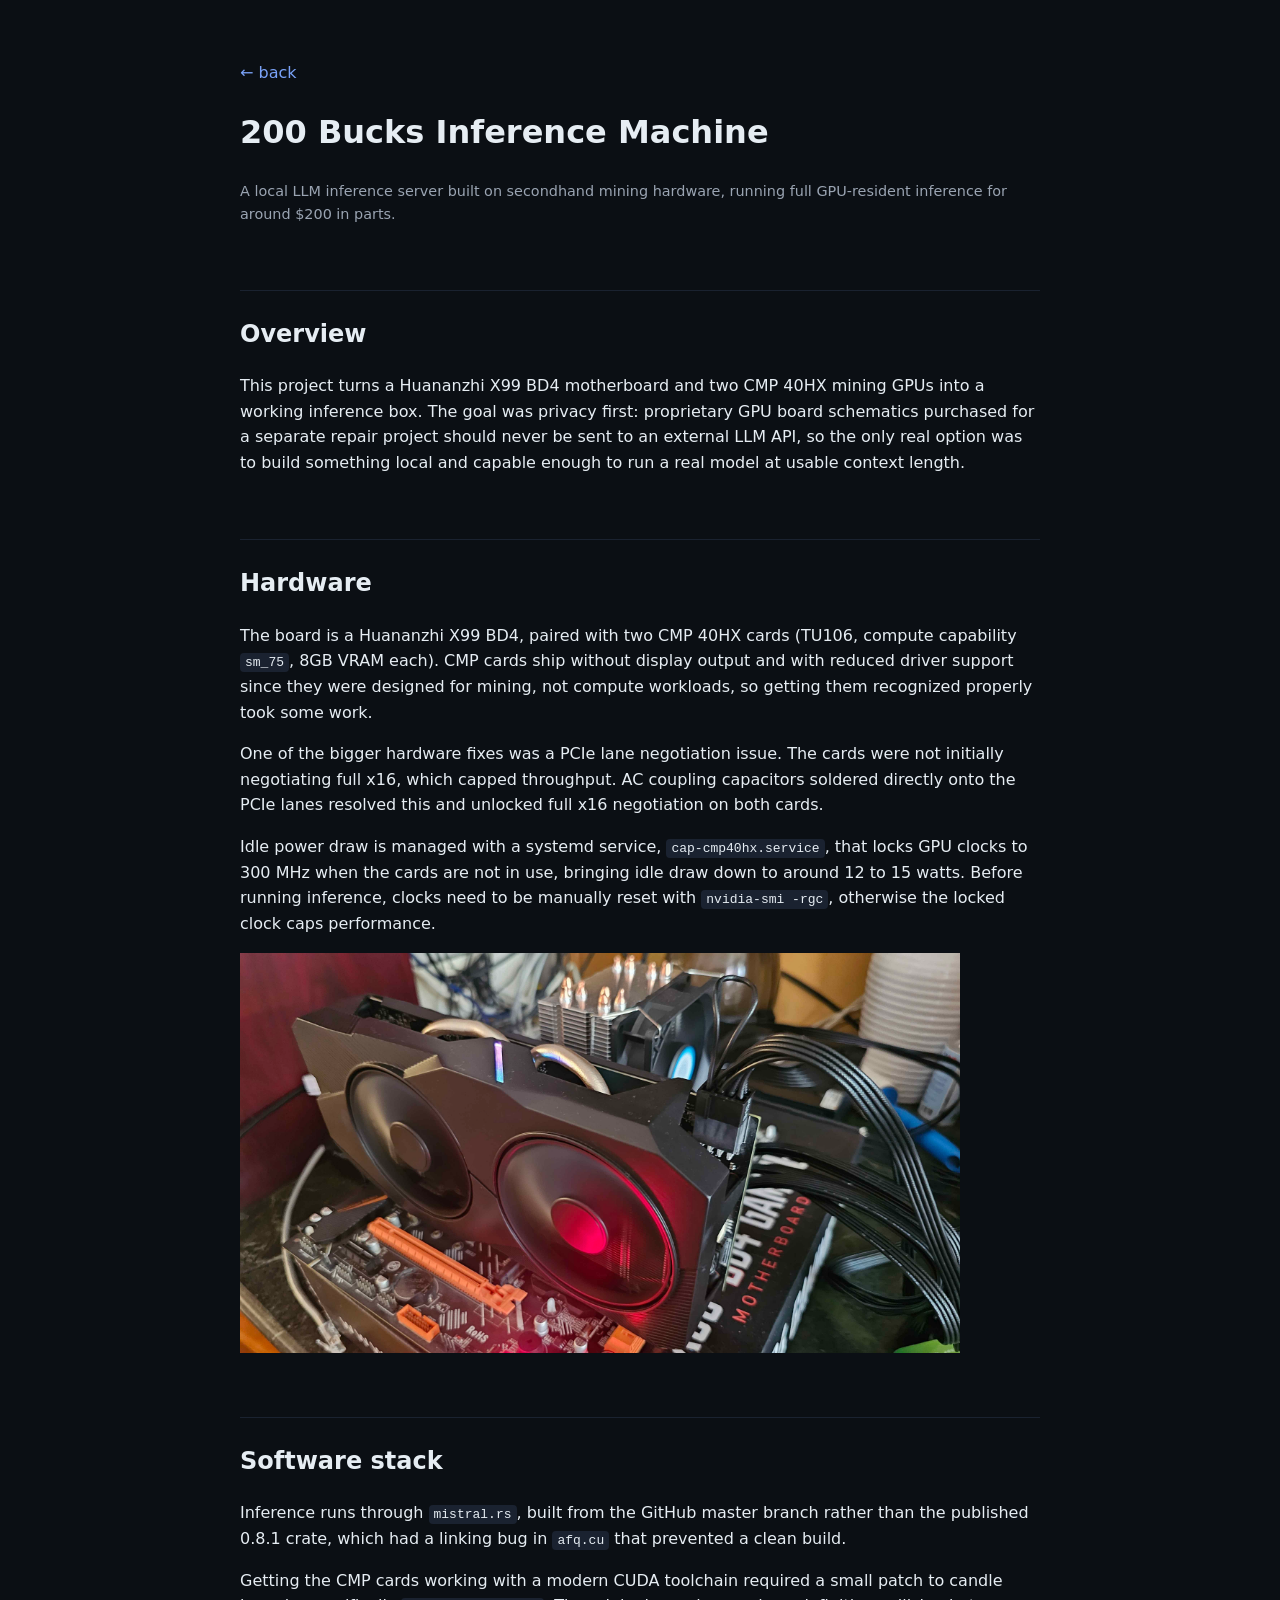
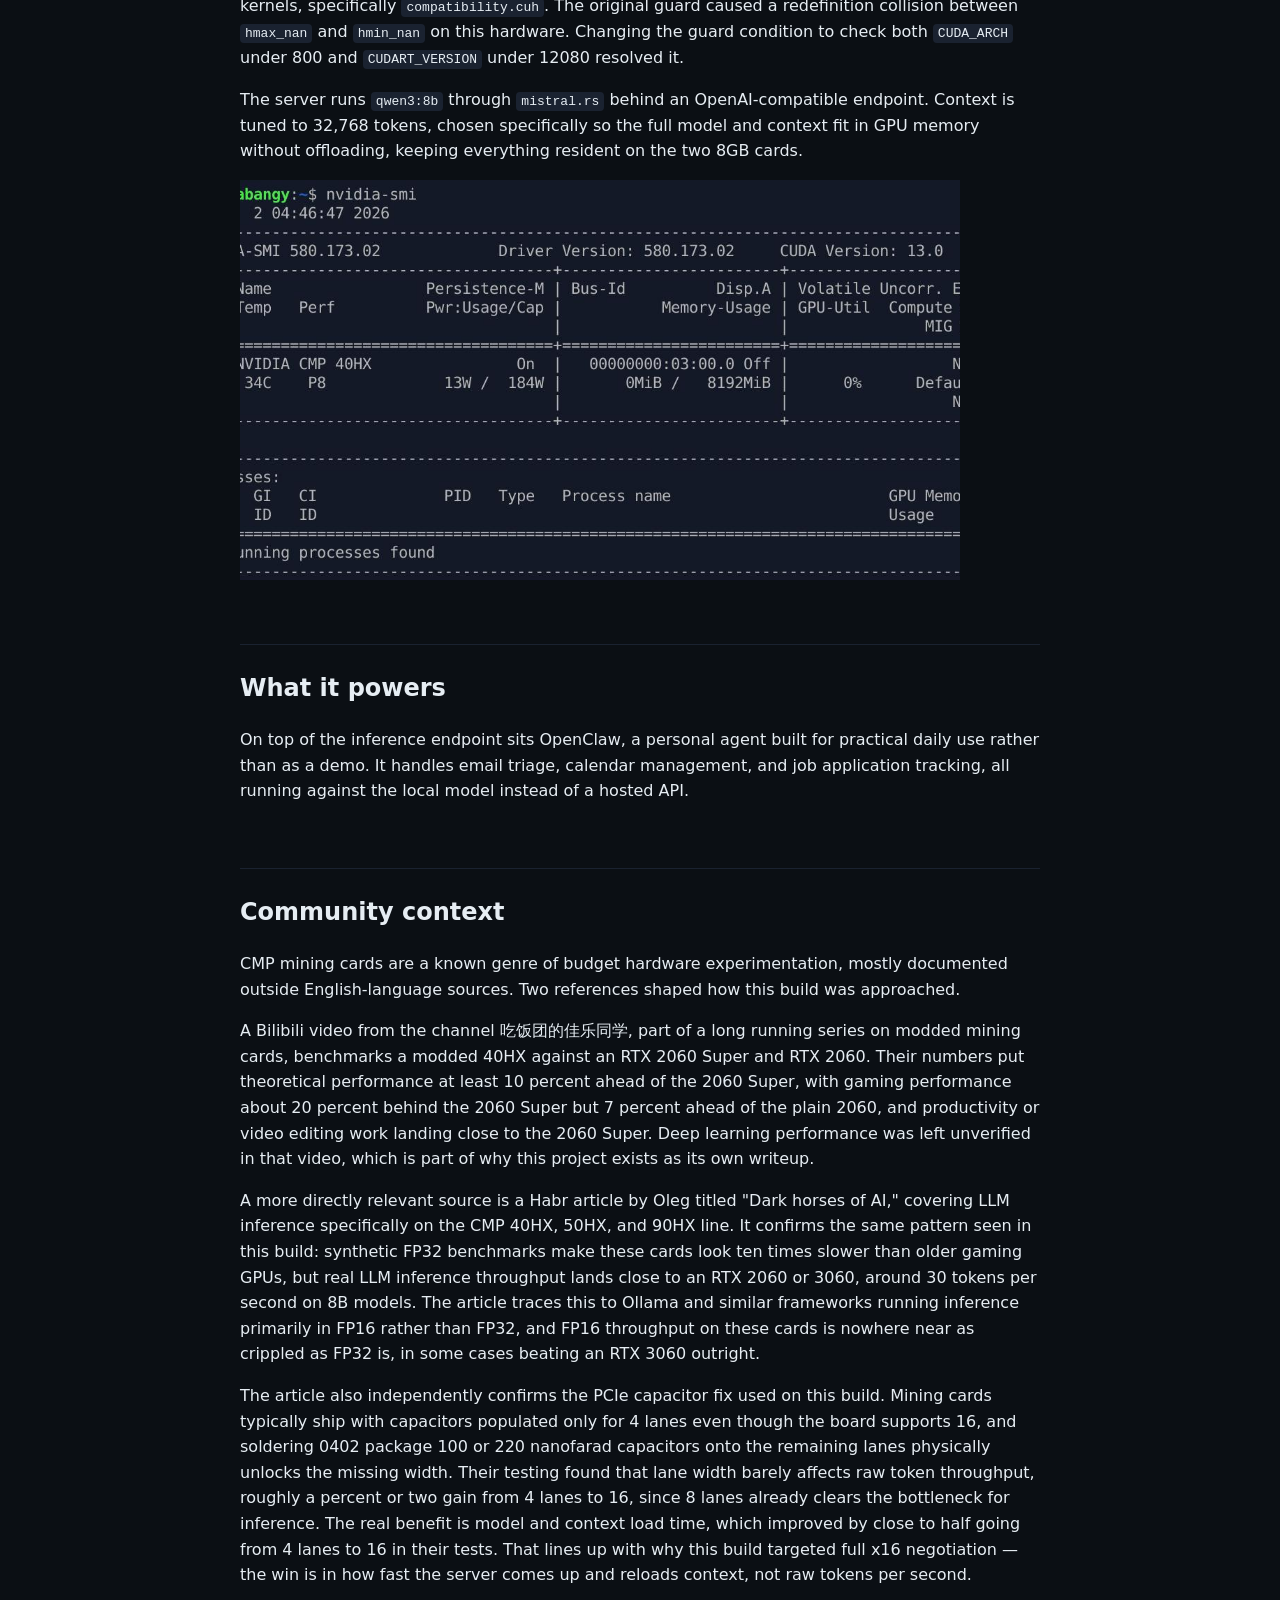
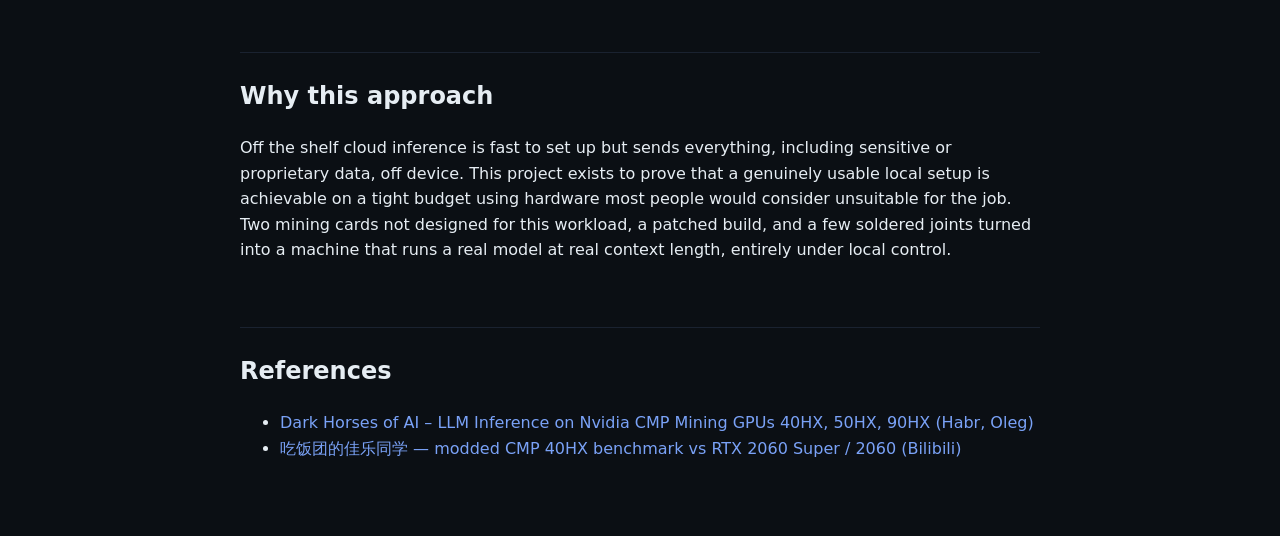
<file: posts/2026-08-200-bucks-inference-machine.html>
<!doctype html>
<html>
<head>
  <meta charset="utf-8">
  <title>200 Bucks Inference Machine</title>
  <link rel="stylesheet" href="../assets/style.css">
</head>

<body>
  <div class="container">

    <a href="../index.html">← back</a>

    <h1>200 Bucks Inference Machine</h1>

    <p class="meta">
      A local LLM inference server built on secondhand mining hardware, running full GPU-resident inference for around $200 in parts.
    </p>

    <h2>Overview</h2>

    <p>
      This project turns a Huananzhi X99 BD4 motherboard and two CMP 40HX mining GPUs into a working inference box.
      The goal was privacy first: proprietary GPU board schematics purchased for a separate repair project should
      never be sent to an external LLM API, so the only real option was to build something local and capable enough
      to run a real model at usable context length.
    </p>

    <h2>Hardware</h2>

    <p>
      The board is a Huananzhi X99 BD4, paired with two CMP 40HX cards (TU106, compute capability <code>sm_75</code>,
      8GB VRAM each). CMP cards ship without display output and with reduced driver support since they were designed
      for mining, not compute workloads, so getting them recognized properly took some work.
    </p>

    <p>
      One of the bigger hardware fixes was a PCIe lane negotiation issue. The cards were not initially negotiating
      full x16, which capped throughput. AC coupling capacitors soldered directly onto the PCIe lanes resolved this
      and unlocked full x16 negotiation on both cards.
    </p>

    <p>
      Idle power draw is managed with a systemd service, <code>cap-cmp40hx.service</code>, that locks GPU clocks to
      300 MHz when the cards are not in use, bringing idle draw down to around 12 to 15 watts. Before running
      inference, clocks need to be manually reset with <code>nvidia-smi -rgc</code>, otherwise the locked clock
      caps performance.
    </p>

    <a href="#img1"><img src="../assets/inference-machine/setup.jpg" alt="Two CMP 40HX mining GPUs mounted on the Huananzhi X99 BD4 motherboard"></a>
    <a class="lightbox" id="img1" href="#"><img src="../assets/inference-machine/setup.jpg" alt="Two CMP 40HX mining GPUs mounted on the Huananzhi X99 BD4 motherboard"></a>

    <h2>Software stack</h2>

    <p>
      Inference runs through <code>mistral.rs</code>, built from the GitHub master branch rather than the published
      0.8.1 crate, which had a linking bug in <code>afq.cu</code> that prevented a clean build.
    </p>

    <p>
      Getting the CMP cards working with a modern CUDA toolchain required a small patch to candle kernels,
      specifically <code>compatibility.cuh</code>. The original guard caused a redefinition collision between
      <code>hmax_nan</code> and <code>hmin_nan</code> on this hardware. Changing the guard condition to check both
      <code>CUDA_ARCH</code> under 800 and <code>CUDART_VERSION</code> under 12080 resolved it.
    </p>

    <p>
      The server runs <code>qwen3:8b</code> through <code>mistral.rs</code> behind an OpenAI-compatible endpoint.
      Context is tuned to 32,768 tokens, chosen specifically so the full model and context fit in GPU memory without
      offloading, keeping everything resident on the two 8GB cards.
    </p>

    <a href="#img2"><img src="../assets/inference-machine/nvidia-smi.jpg" alt="nvidia-smi output showing a recognized CMP 40HX"></a>
    <a class="lightbox" id="img2" href="#"><img src="../assets/inference-machine/nvidia-smi.jpg" alt="nvidia-smi output showing a recognized CMP 40HX"></a>

    <h2>What it powers</h2>

    <p>
      On top of the inference endpoint sits OpenClaw, a personal agent built for practical daily use rather than as
      a demo. It handles email triage, calendar management, and job application tracking, all running against the
      local model instead of a hosted API.
    </p>

    <h2>Community context</h2>

    <p>
      CMP mining cards are a known genre of budget hardware experimentation, mostly documented outside
      English-language sources. Two references shaped how this build was approached.
    </p>

    <p>
      A Bilibili video from the channel 吃饭团的佳乐同学, part of a long running series on modded mining cards,
      benchmarks a modded 40HX against an RTX 2060 Super and RTX 2060. Their numbers put theoretical performance at
      least 10 percent ahead of the 2060 Super, with gaming performance about 20 percent behind the 2060 Super but
      7 percent ahead of the plain 2060, and productivity or video editing work landing close to the 2060 Super.
      Deep learning performance was left unverified in that video, which is part of why this project exists as its
      own writeup.
    </p>

    <p>
      A more directly relevant source is a Habr article by Oleg titled "Dark horses of AI," covering LLM inference
      specifically on the CMP 40HX, 50HX, and 90HX line. It confirms the same pattern seen in this build: synthetic
      FP32 benchmarks make these cards look ten times slower than older gaming GPUs, but real LLM inference
      throughput lands close to an RTX 2060 or 3060, around 30 tokens per second on 8B models. The article traces
      this to Ollama and similar frameworks running inference primarily in FP16 rather than FP32, and FP16
      throughput on these cards is nowhere near as crippled as FP32 is, in some cases beating an RTX 3060 outright.
    </p>

    <p>
      The article also independently confirms the PCIe capacitor fix used on this build. Mining cards typically
      ship with capacitors populated only for 4 lanes even though the board supports 16, and soldering 0402 package
      100 or 220 nanofarad capacitors onto the remaining lanes physically unlocks the missing width. Their testing
      found that lane width barely affects raw token throughput, roughly a percent or two gain from 4 lanes to 16,
      since 8 lanes already clears the bottleneck for inference. The real benefit is model and context load time,
      which improved by close to half going from 4 lanes to 16 in their tests. That lines up with why this build
      targeted full x16 negotiation — the win is in how fast the server comes up and reloads context, not raw
      tokens per second.
    </p>

    <h2>Why this approach</h2>

    <p>
      Off the shelf cloud inference is fast to set up but sends everything, including sensitive or proprietary
      data, off device. This project exists to prove that a genuinely usable local setup is achievable on a tight
      budget using hardware most people would consider unsuitable for the job. Two mining cards not designed for
      this workload, a patched build, and a few soldered joints turned into a machine that runs a real model at
      real context length, entirely under local control.
    </p>

    <h2>References</h2>

    <ul>
      <li><a href="https://habr.com/en/articles/940226/">Dark Horses of AI – LLM Inference on Nvidia CMP Mining GPUs 40HX, 50HX, 90HX (Habr, Oleg)</a></li>
      <li><a href="https://www.bilibili.com/video/BV1em4y1n7wH/">吃饭团的佳乐同学 — modded CMP 40HX benchmark vs RTX 2060 Super / 2060 (Bilibili)</a></li>
    </ul>

  </div>
</body>
</html>
</file>
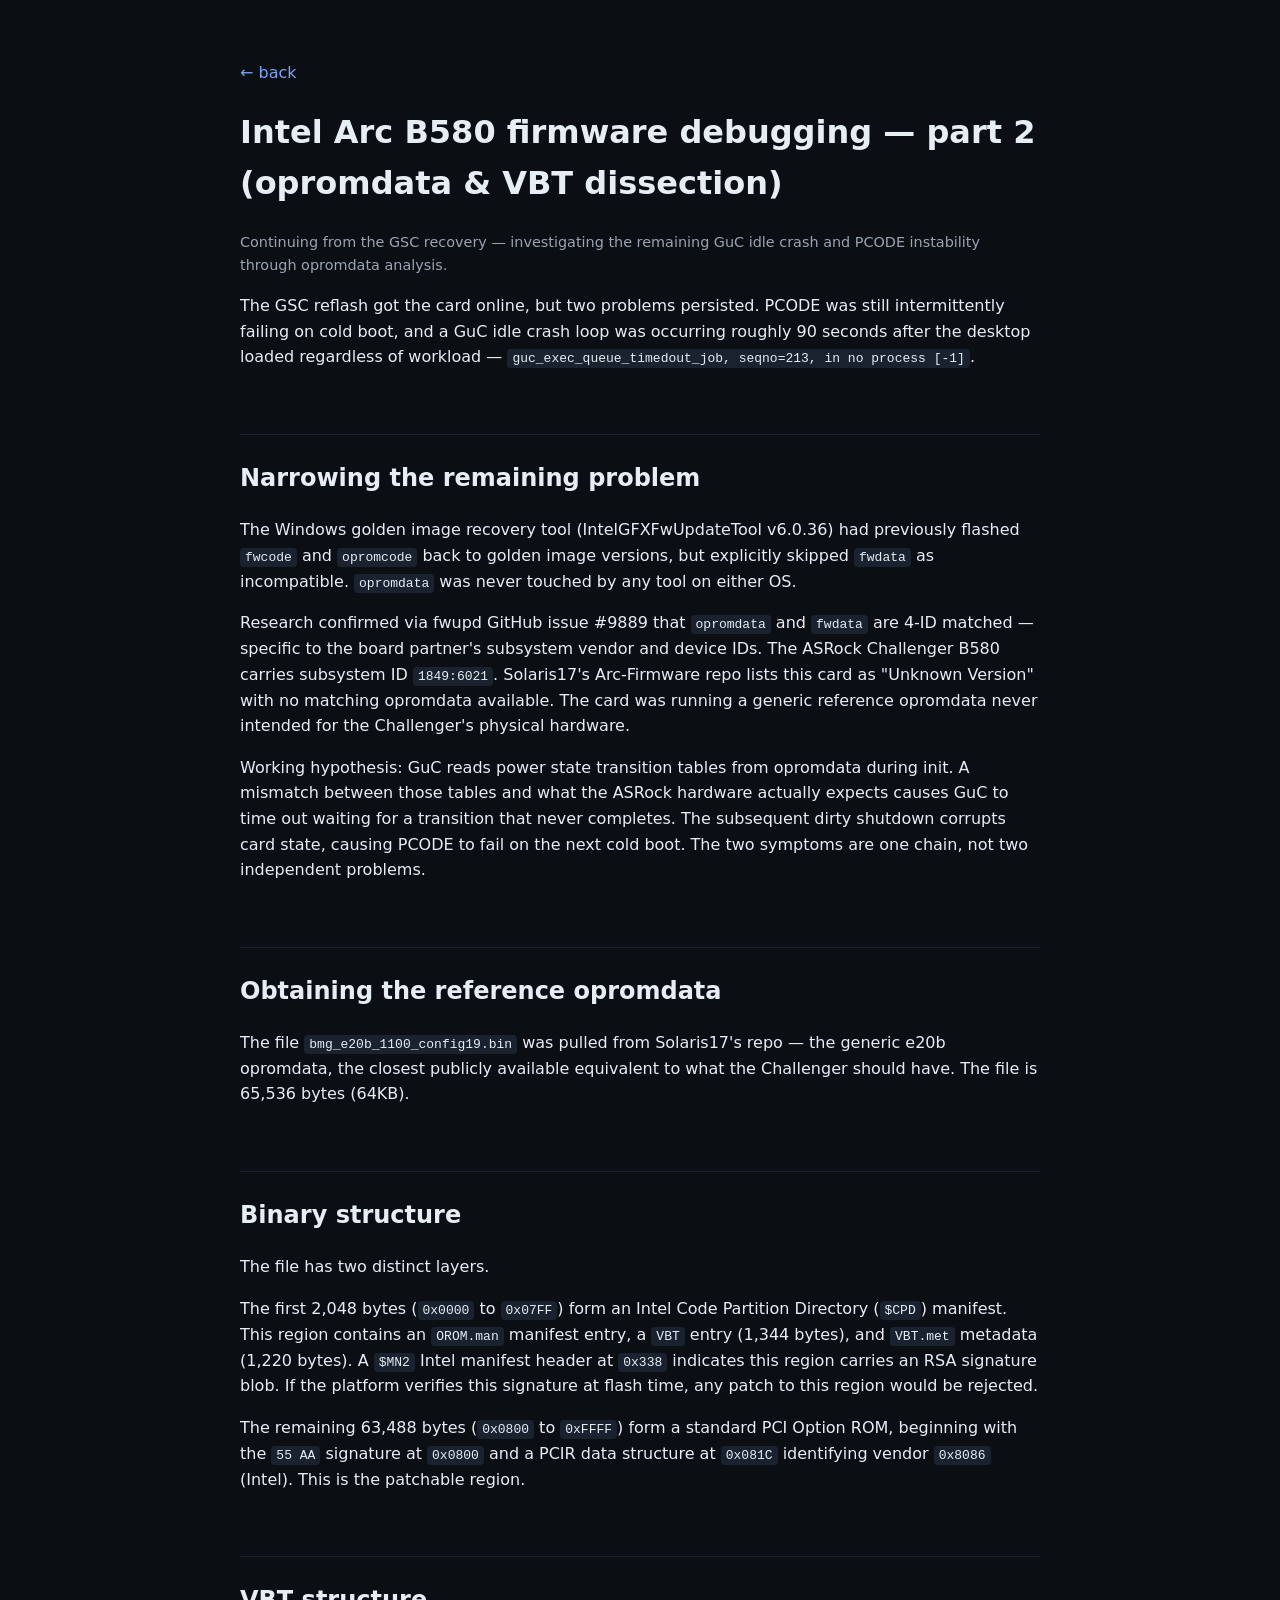
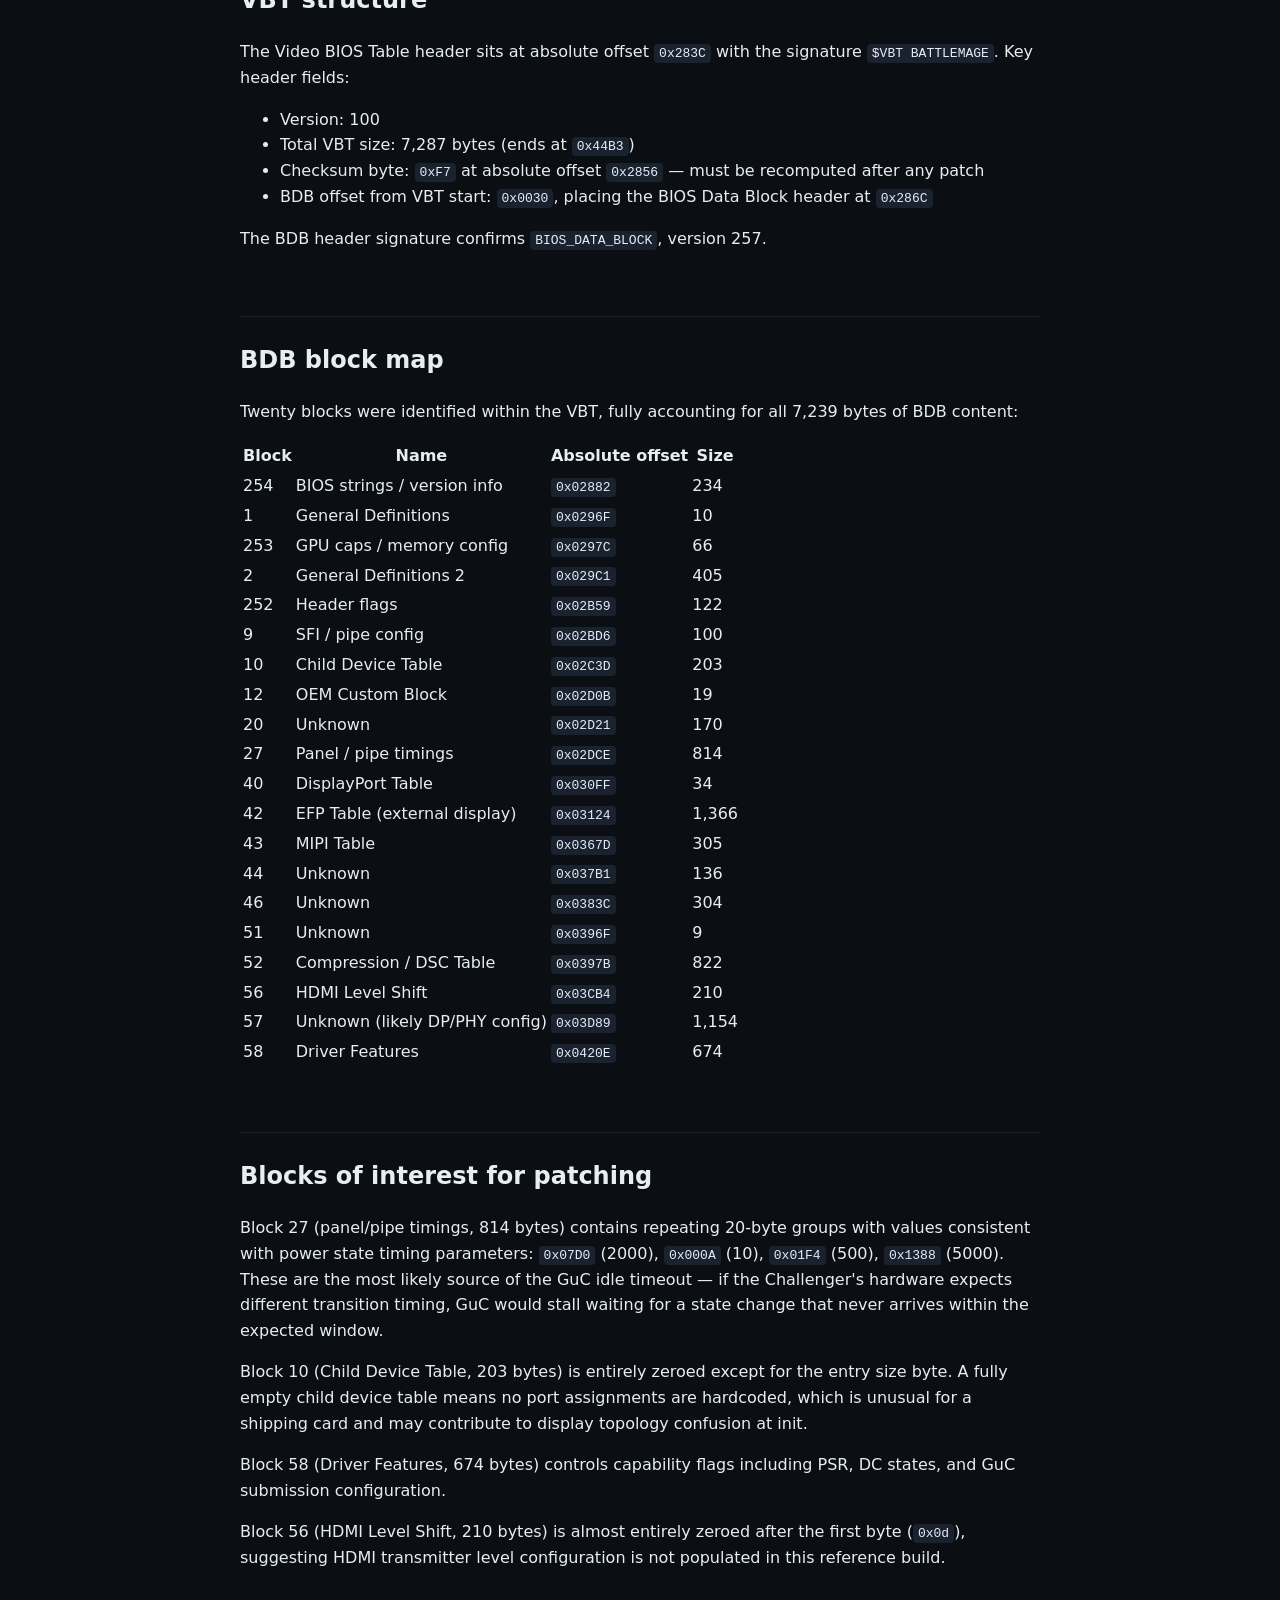
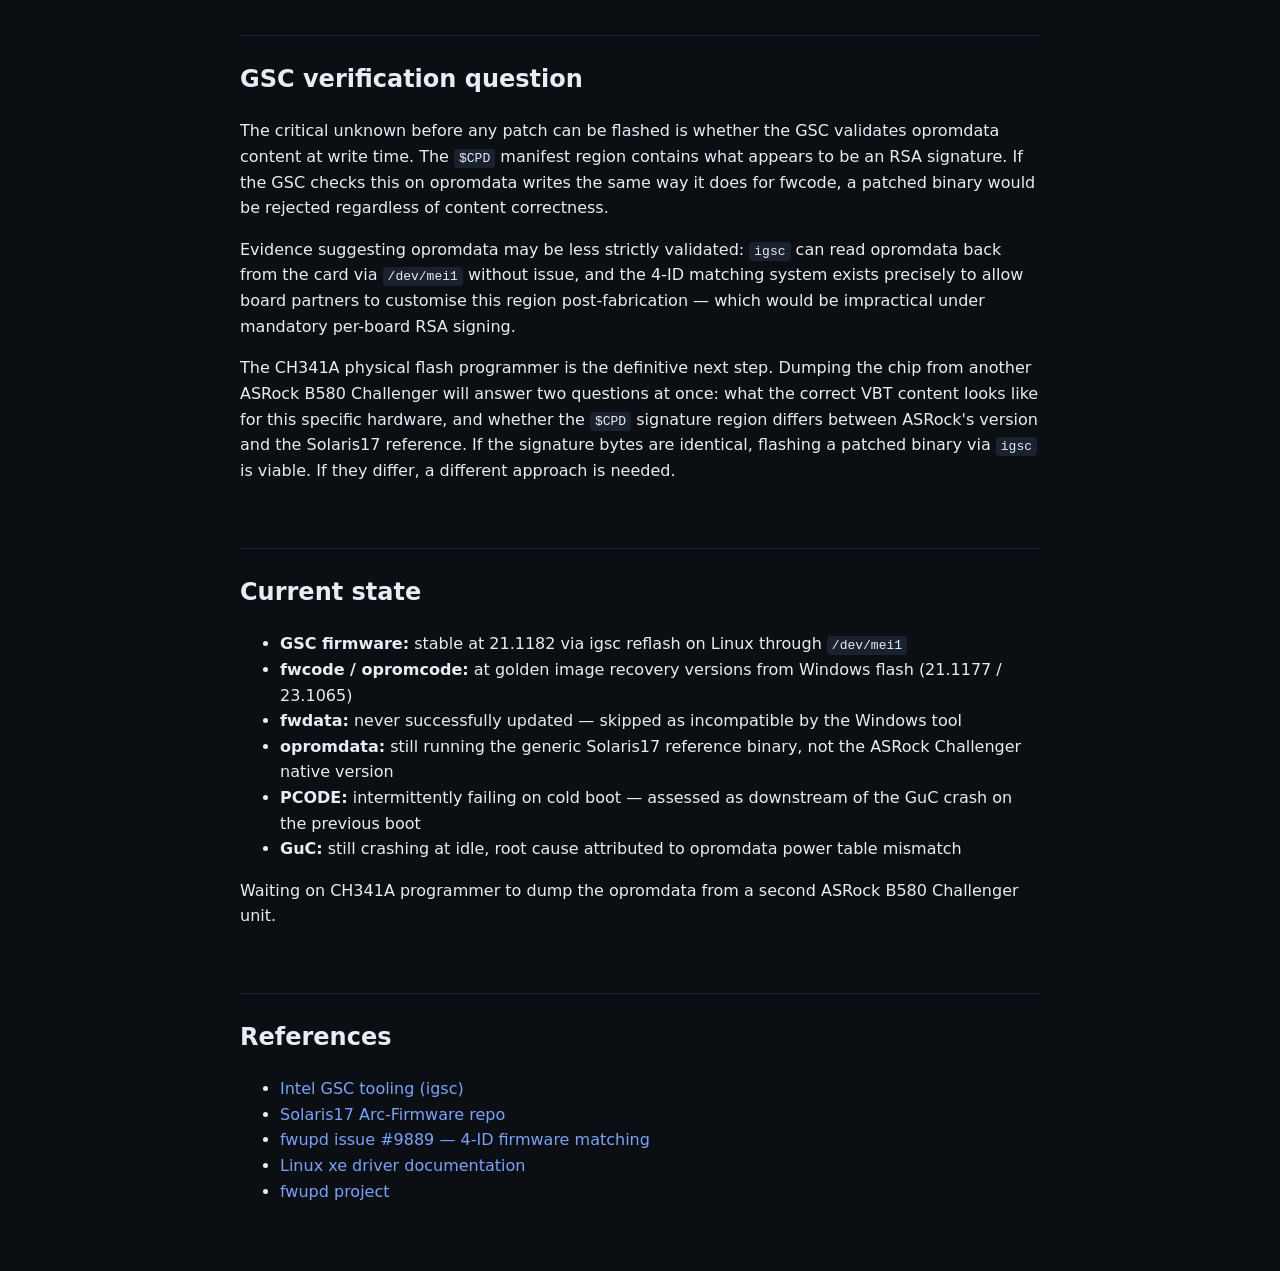
<file: posts/b580_part2.html>
<!doctype html>
<html>
<head>
  <meta charset="utf-8">
  <title>Intel Arc B580 firmware debugging — part 2 (opromdata &amp; VBT dissection)</title>
  <link rel="stylesheet" href="../assets/style.css">
</head>

<body>
  <div class="container">

    <a href="../index.html">← back</a>

    <h1>Intel Arc B580 firmware debugging — part 2 (opromdata &amp; VBT dissection)</h1>

    <p class="meta">
      Continuing from the GSC recovery — investigating the remaining GuC idle crash and PCODE instability through opromdata analysis.
    </p>

    <p>
      The GSC reflash got the card online, but two problems persisted. PCODE was still intermittently
      failing on cold boot, and a GuC idle crash loop was occurring roughly 90 seconds after the desktop
      loaded regardless of workload — <code>guc_exec_queue_timedout_job, seqno=213, in no process [-1]</code>.
    </p>

    <h2>Narrowing the remaining problem</h2>

    <p>
      The Windows golden image recovery tool (IntelGFXFwUpdateTool v6.0.36) had previously flashed
      <code>fwcode</code> and <code>opromcode</code> back to golden image versions, but explicitly skipped
      <code>fwdata</code> as incompatible. <code>opromdata</code> was never touched by any tool on either OS.
    </p>

    <p>
      Research confirmed via fwupd GitHub issue #9889 that <code>opromdata</code> and <code>fwdata</code>
      are 4-ID matched — specific to the board partner's subsystem vendor and device IDs. The ASRock
      Challenger B580 carries subsystem ID <code>1849:6021</code>. Solaris17's Arc-Firmware repo lists
      this card as "Unknown Version" with no matching opromdata available. The card was running a generic
      reference opromdata never intended for the Challenger's physical hardware.
    </p>

    <p>
      Working hypothesis: GuC reads power state transition tables from opromdata during init. A mismatch
      between those tables and what the ASRock hardware actually expects causes GuC to time out waiting
      for a transition that never completes. The subsequent dirty shutdown corrupts card state, causing
      PCODE to fail on the next cold boot. The two symptoms are one chain, not two independent problems.
    </p>

    <h2>Obtaining the reference opromdata</h2>

    <p>
      The file <code>bmg_e20b_1100_config19.bin</code> was pulled from Solaris17's repo — the generic
      e20b opromdata, the closest publicly available equivalent to what the Challenger should have.
      The file is 65,536 bytes (64KB).
    </p>

    <h2>Binary structure</h2>

    <p>
      The file has two distinct layers.
    </p>

    <p>
      The first 2,048 bytes (<code>0x0000</code> to <code>0x07FF</code>) form an Intel Code Partition
      Directory (<code>$CPD</code>) manifest. This region contains an <code>OROM.man</code> manifest entry,
      a <code>VBT</code> entry (1,344 bytes), and <code>VBT.met</code> metadata (1,220 bytes). A
      <code>$MN2</code> Intel manifest header at <code>0x338</code> indicates this region carries an RSA
      signature blob. If the platform verifies this signature at flash time, any patch to this region
      would be rejected.
    </p>

    <p>
      The remaining 63,488 bytes (<code>0x0800</code> to <code>0xFFFF</code>) form a standard PCI Option
      ROM, beginning with the <code>55 AA</code> signature at <code>0x0800</code> and a PCIR data structure
      at <code>0x081C</code> identifying vendor <code>0x8086</code> (Intel). This is the patchable region.
    </p>

    <h2>VBT structure</h2>

    <p>
      The Video BIOS Table header sits at absolute offset <code>0x283C</code> with the signature
      <code>$VBT BATTLEMAGE</code>. Key header fields:
    </p>

    <ul>
      <li>Version: 100</li>
      <li>Total VBT size: 7,287 bytes (ends at <code>0x44B3</code>)</li>
      <li>Checksum byte: <code>0xF7</code> at absolute offset <code>0x2856</code> — must be recomputed after any patch</li>
      <li>BDB offset from VBT start: <code>0x0030</code>, placing the BIOS Data Block header at <code>0x286C</code></li>
    </ul>

    <p>
      The BDB header signature confirms <code>BIOS_DATA_BLOCK</code>, version 257.
    </p>

    <h2>BDB block map</h2>

    <p>
      Twenty blocks were identified within the VBT, fully accounting for all 7,239 bytes of BDB content:
    </p>

    <table>
      <thead>
        <tr>
          <th>Block</th>
          <th>Name</th>
          <th>Absolute offset</th>
          <th>Size</th>
        </tr>
      </thead>
      <tbody>
        <tr><td>254</td><td>BIOS strings / version info</td><td><code>0x02882</code></td><td>234</td></tr>
        <tr><td>1</td><td>General Definitions</td><td><code>0x0296F</code></td><td>10</td></tr>
        <tr><td>253</td><td>GPU caps / memory config</td><td><code>0x0297C</code></td><td>66</td></tr>
        <tr><td>2</td><td>General Definitions 2</td><td><code>0x029C1</code></td><td>405</td></tr>
        <tr><td>252</td><td>Header flags</td><td><code>0x02B59</code></td><td>122</td></tr>
        <tr><td>9</td><td>SFI / pipe config</td><td><code>0x02BD6</code></td><td>100</td></tr>
        <tr><td>10</td><td>Child Device Table</td><td><code>0x02C3D</code></td><td>203</td></tr>
        <tr><td>12</td><td>OEM Custom Block</td><td><code>0x02D0B</code></td><td>19</td></tr>
        <tr><td>20</td><td>Unknown</td><td><code>0x02D21</code></td><td>170</td></tr>
        <tr><td>27</td><td>Panel / pipe timings</td><td><code>0x02DCE</code></td><td>814</td></tr>
        <tr><td>40</td><td>DisplayPort Table</td><td><code>0x030FF</code></td><td>34</td></tr>
        <tr><td>42</td><td>EFP Table (external display)</td><td><code>0x03124</code></td><td>1,366</td></tr>
        <tr><td>43</td><td>MIPI Table</td><td><code>0x0367D</code></td><td>305</td></tr>
        <tr><td>44</td><td>Unknown</td><td><code>0x037B1</code></td><td>136</td></tr>
        <tr><td>46</td><td>Unknown</td><td><code>0x0383C</code></td><td>304</td></tr>
        <tr><td>51</td><td>Unknown</td><td><code>0x0396F</code></td><td>9</td></tr>
        <tr><td>52</td><td>Compression / DSC Table</td><td><code>0x0397B</code></td><td>822</td></tr>
        <tr><td>56</td><td>HDMI Level Shift</td><td><code>0x03CB4</code></td><td>210</td></tr>
        <tr><td>57</td><td>Unknown (likely DP/PHY config)</td><td><code>0x03D89</code></td><td>1,154</td></tr>
        <tr><td>58</td><td>Driver Features</td><td><code>0x0420E</code></td><td>674</td></tr>
      </tbody>
    </table>

    <h2>Blocks of interest for patching</h2>

    <p>
      Block 27 (panel/pipe timings, 814 bytes) contains repeating 20-byte groups with values consistent
      with power state timing parameters: <code>0x07D0</code> (2000), <code>0x000A</code> (10),
      <code>0x01F4</code> (500), <code>0x1388</code> (5000). These are the most likely source of the GuC
      idle timeout — if the Challenger's hardware expects different transition timing, GuC would stall
      waiting for a state change that never arrives within the expected window.
    </p>

    <p>
      Block 10 (Child Device Table, 203 bytes) is entirely zeroed except for the entry size byte.
      A fully empty child device table means no port assignments are hardcoded, which is unusual for a
      shipping card and may contribute to display topology confusion at init.
    </p>

    <p>
      Block 58 (Driver Features, 674 bytes) controls capability flags including PSR, DC states, and
      GuC submission configuration.
    </p>

    <p>
      Block 56 (HDMI Level Shift, 210 bytes) is almost entirely zeroed after the first byte
      (<code>0x0d</code>), suggesting HDMI transmitter level configuration is not populated in this
      reference build.
    </p>

    <h2>GSC verification question</h2>

    <p>
      The critical unknown before any patch can be flashed is whether the GSC validates opromdata content
      at write time. The <code>$CPD</code> manifest region contains what appears to be an RSA signature.
      If the GSC checks this on opromdata writes the same way it does for fwcode, a patched binary would
      be rejected regardless of content correctness.
    </p>

    <p>
      Evidence suggesting opromdata may be less strictly validated: <code>igsc</code> can read opromdata
      back from the card via <code>/dev/mei1</code> without issue, and the 4-ID matching system exists
      precisely to allow board partners to customise this region post-fabrication — which would be
      impractical under mandatory per-board RSA signing.
    </p>

    <p>
      The CH341A physical flash programmer is the definitive next step. Dumping the chip from another
      ASRock B580 Challenger will answer two questions at once: what the correct VBT content looks like
      for this specific hardware, and whether the <code>$CPD</code> signature region differs between
      ASRock's version and the Solaris17 reference. If the signature bytes are identical, flashing a
      patched binary via <code>igsc</code> is viable. If they differ, a different approach is needed.
    </p>

    <h2>Current state</h2>

    <ul>
      <li><strong>GSC firmware:</strong> stable at 21.1182 via igsc reflash on Linux through <code>/dev/mei1</code></li>
      <li><strong>fwcode / opromcode:</strong> at golden image recovery versions from Windows flash (21.1177 / 23.1065)</li>
      <li><strong>fwdata:</strong> never successfully updated — skipped as incompatible by the Windows tool</li>
      <li><strong>opromdata:</strong> still running the generic Solaris17 reference binary, not the ASRock Challenger native version</li>
      <li><strong>PCODE:</strong> intermittently failing on cold boot — assessed as downstream of the GuC crash on the previous boot</li>
      <li><strong>GuC:</strong> still crashing at idle, root cause attributed to opromdata power table mismatch</li>
    </ul>

    <p>
      Waiting on CH341A programmer to dump the opromdata from a second ASRock B580 Challenger unit.
    </p>

    <h2>References</h2>

    <ul>
      <li><a href="https://github.com/intel/igsc">Intel GSC tooling (igsc)</a></li>
      <li><a href="https://github.com/Solaris17/Arc-Firmware">Solaris17 Arc-Firmware repo</a></li>
      <li><a href="https://github.com/fwupd/fwupd/issues/9889">fwupd issue #9889 — 4-ID firmware matching</a></li>
      <li><a href="https://docs.kernel.org/gpu/xe/">Linux xe driver documentation</a></li>
      <li><a href="https://fwupd.org/">fwupd project</a></li>
    </ul>

  </div>
</body>
</html>
</file>
<file: assets/style.css>
body {
  font-family: system-ui, sans-serif;
  line-height: 1.6;
  margin: 0;
  background: #0b0f14;
  color: #e6edf3;
}
.container {
  max-width: 800px;
  margin: 40px auto;
  padding: 20px;
}
a {
  color: #7aa2f7;
  text-decoration: none;
}
a:hover {
  text-decoration: underline;
}
code {
  background: #1a2230;
  padding: 2px 5px;
  border-radius: 4px;
}
.meta {
  color: #9aa4b2;
  font-size: 0.9em;
}
img {
  width: 100%;
  max-width: 720px;
  height: 400px;
  object-fit: cover;
  display: block;
}
img + img {
  margin-top: 16px;
}

.lightbox {
  display: none;
  position: fixed;
  inset: 0;
  background: rgba(0,0,0,0.85);
  z-index: 999;
  justify-content: center;
  align-items: center;
  cursor: zoom-out;
  text-decoration: none;
}

.lightbox:target {
  display: flex;
}

.lightbox img {
  max-width: 90vw;
  max-height: 90vh;
  height: auto;
  width: auto;
  object-fit: contain;
  cursor: default;
}

.home {
  max-width: 1100px;
}

.kicker {
  font-family: ui-monospace, SFMono-Regular, Menlo, Consolas, monospace;
  font-size: 0.85em;
  color: #7aa2f7;
  letter-spacing: 0.02em;
  margin: 0 0 8px;
}

h2 {
  margin-top: 64px;
  padding-top: 24px;
  border-top: 1px solid #1a2230;
}

.card-grid {
  display: grid;
  grid-template-columns: repeat(auto-fill, minmax(260px, 1fr));
  gap: 24px;
  margin: 24px 0 16px;
}

.card {
  display: flex;
  flex-direction: column;
  background: #111823;
  border: 1px solid #1f2937;
  border-radius: 10px;
  overflow: hidden;
  transition: transform 0.15s ease, border-color 0.15s ease;
}

a.card {
  color: inherit;
  text-decoration: none;
}

.card:hover {
  transform: translateY(-2px);
  border-color: #7aa2f7;
}

.card-grid img {
  width: 100%;
  max-width: none;
  height: 150px;
  object-fit: cover;
  display: block;
  margin: 0;
}

.card-body {
  padding: 14px 16px 18px;
}

.card-body h3 {
  margin: 0 0 8px;
  font-size: 1.05em;
  line-height: 1.35;
}

.card-body p {
  margin: 0 0 12px;
  font-size: 0.92em;
  color: #b7c0cc;
}

.tags {
  display: flex;
  flex-wrap: wrap;
  gap: 6px;
}

.tag {
  font-family: ui-monospace, SFMono-Regular, Menlo, Consolas, monospace;
  font-size: 0.75em;
  background: #1a2230;
  color: #9dc1ff;
  padding: 3px 9px;
  border-radius: 999px;
  border: 1px solid #24324a;
}
</file>
